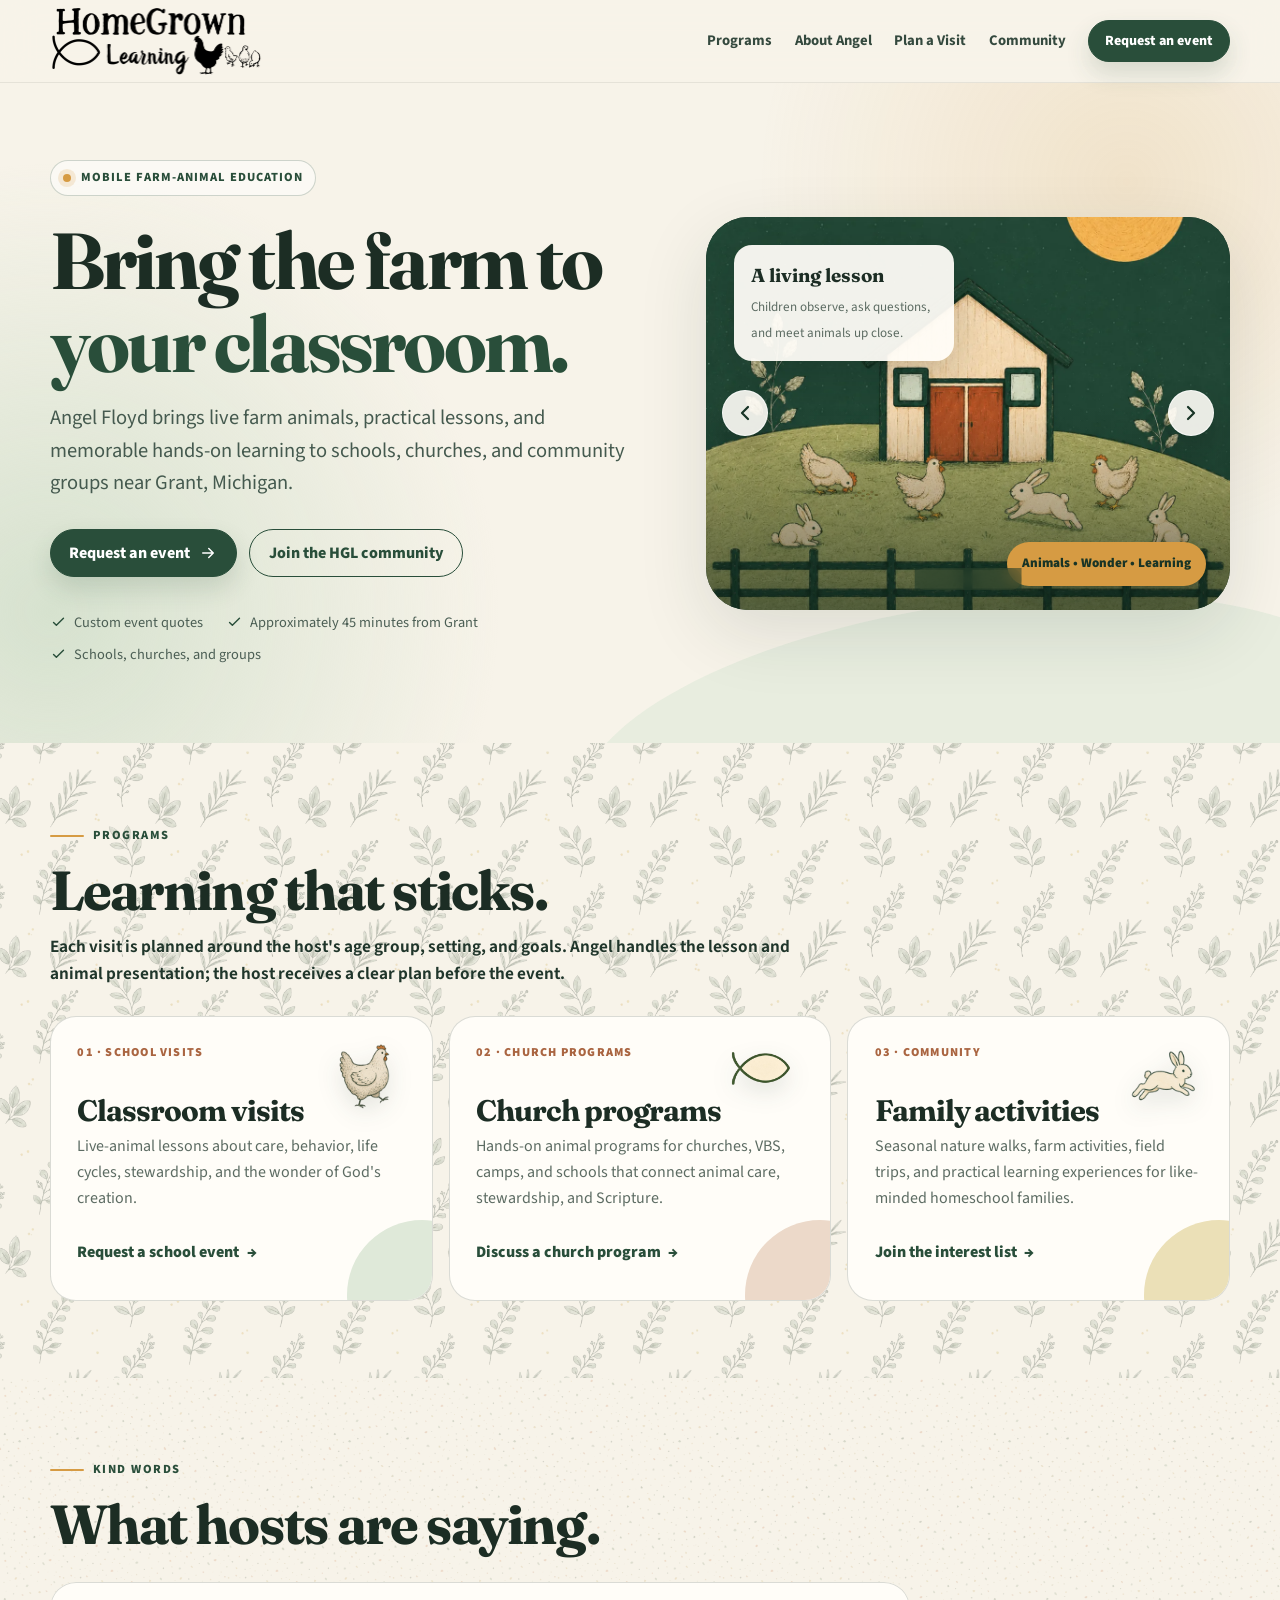
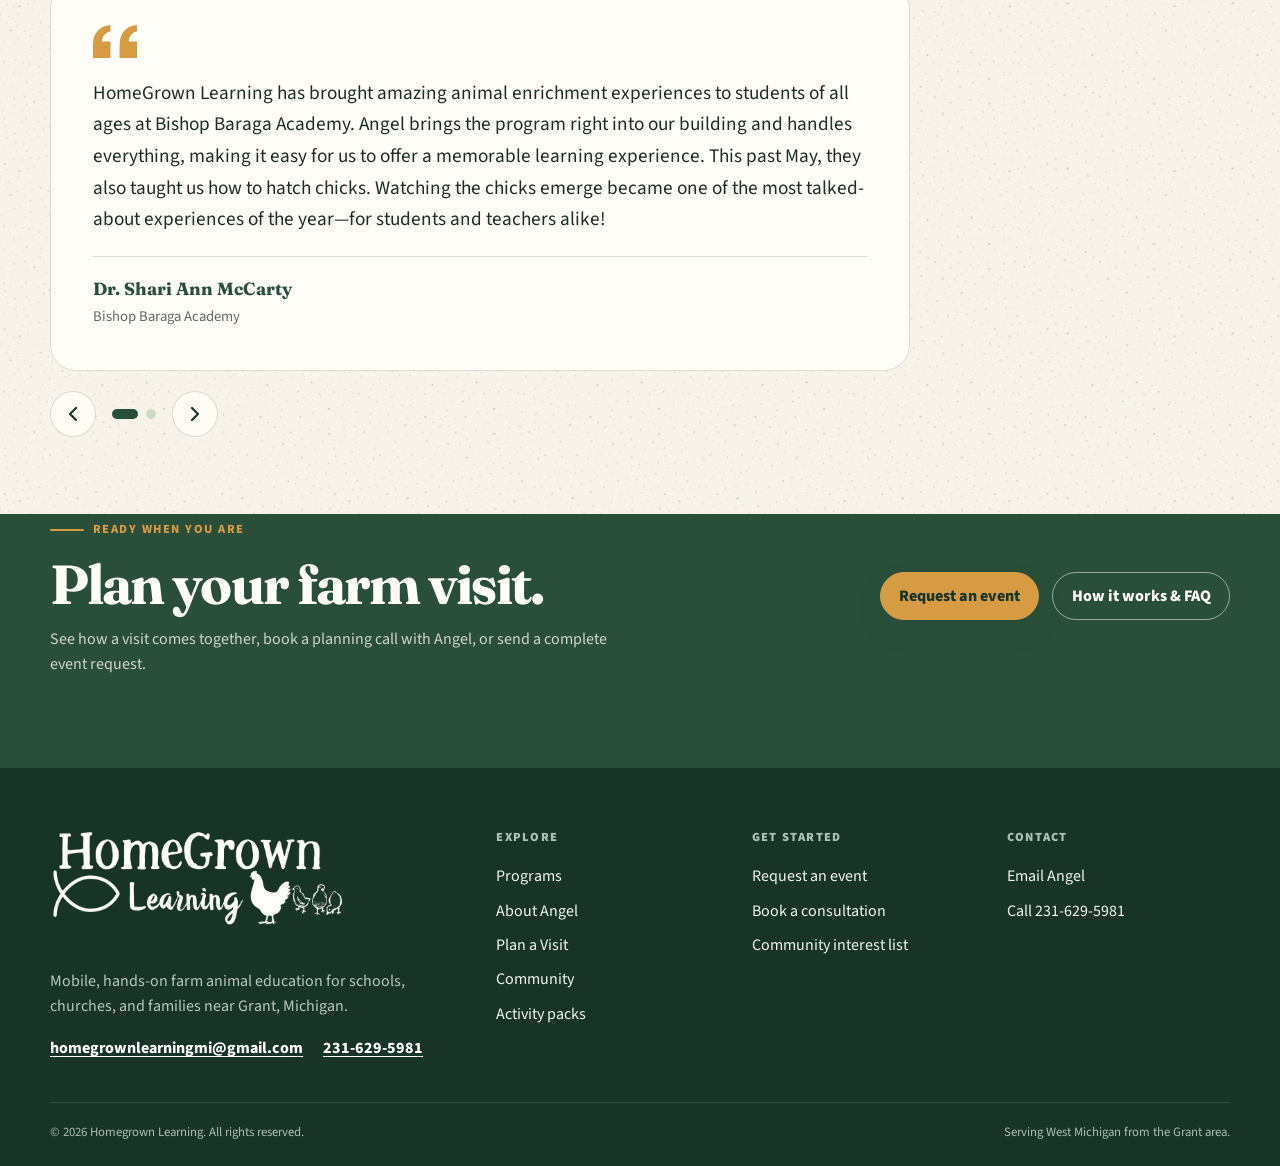
<file: index.html>
<!DOCTYPE html>

<html lang="en">
<head>
<meta charset="utf-8"/>
<meta content="width=device-width, initial-scale=1" name="viewport"/>
<meta content="Angel Floyd brings live farm animals and hands-on lessons to schools, churches, and community groups within about 45 minutes of Grant, Michigan." name="description"/>
<meta content="#294e3a" name="theme-color"/>
<title>Homegrown Learning | Farm Animal Education in West Michigan</title>
<link href="https://homegrownlearningmi.com/" rel="canonical"/>
<meta content="website" property="og:type"/>
<meta content="Homegrown Learning" property="og:site_name"/>
<meta content="Homegrown Learning | Farm Animal Education in West Michigan" property="og:title"/>
<meta content="Angel Floyd brings live farm animals and hands-on lessons to schools, churches, and community groups within about 45 minutes of Grant, Michigan." property="og:description"/>
<meta content="https://homegrownlearningmi.com/" property="og:url"/>
<meta content="https://homegrownlearningmi.com/assets/social-preview.jpg" property="og:image"/>
<meta content="1200" property="og:image:width"/>
<meta content="630" property="og:image:height"/>
<meta content="Two young goats together outdoors" property="og:image:alt"/>
<meta content="summary_large_image" name="twitter:card"/>
<script type="application/ld+json">
{
  "@context": "https://schema.org",
  "@type": "LocalBusiness",
  "name": "Homegrown Learning",
  "url": "https://homegrownlearningmi.com/",
  "description": "Mobile, hands-on farm-animal education for schools, churches, and community groups.",
  "image": "https://homegrownlearningmi.com/assets/social-preview.jpg",
  "logo": "https://homegrownlearningmi.com/assets/logo.png",
  "telephone": "+1-231-629-5981",
  "email": "homegrownlearningmi@gmail.com",
  "founder": {
    "@type": "Person",
    "name": "Angel Floyd"
  },
  "address": {
    "@type": "PostalAddress",
    "addressLocality": "Grant",
    "addressRegion": "MI",
    "addressCountry": "US"
  },
  "areaServed": {
    "@type": "GeoCircle",
    "geoMidpoint": {
      "@type": "GeoCoordinates",
      "latitude": 43.3364,
      "longitude": -85.8109
    },
    "geoRadius": "60000"
  }
}
</script>
<link href="https://fonts.googleapis.com" rel="preconnect"/>
<link crossorigin="" href="https://fonts.gstatic.com" rel="preconnect"/>
<link href="https://fonts.googleapis.com/css2?family=Fraunces:opsz,wght@9..144,600;9..144,700;9..144,800&amp;family=Source+Sans+3:wght@400;500;600;700;800&amp;display=swap" rel="stylesheet"/>
<link href="assets/logo.png" rel="icon" type="image/png"/>
<link href="assets/site.css" rel="stylesheet"/>
</head>
<body>
<a class="skip-link" href="#main">Skip to main content</a>
<header class="site-header">
<div class="container nav-wrap">
<a aria-label="Homegrown Learning home" class="brand header-brand" href="index.html">
<span class="brand-copy">
<img alt="Homegrown Learning" class="header-name-image" decoding="async" onerror="this.style.display='none';this.nextElementSibling.style.display='block';" src="assets/headername.png"/>
<span class="brand-name brand-name-fallback">Homegrown Learning</span>
</span>
</a>
<button aria-expanded="false" aria-label="Open navigation" class="menu-button" type="button">
<span></span><span></span><span></span>
</button>
<nav aria-label="Primary navigation" class="nav-links">
<a href="index.html#programs">Programs</a>
<a href="about.html">About Angel</a>
<a href="plan-a-visit.html">Plan a Visit</a>
<a href="community.html">Community</a>
<a class="button small" href="request-event.html">Request an event</a>
</nav>
</div>
</header>
<main id="main">
<section class="hero" id="top">
<div class="container hero-grid">
<div class="hero-copy">
<div class="eyebrow"><span class="dot"></span> Mobile farm-animal education</div>
<h1>Bring the farm to <span>your classroom.</span></h1>
<p class="hero-lead">Angel Floyd brings live farm animals, practical lessons, and memorable hands-on learning to schools, churches, and community groups near Grant, Michigan.</p>
<div class="hero-actions">
<a class="button" href="request-event.html">Request an event
              <svg aria-hidden="true" fill="none" viewbox="0 0 24 24"><path d="M5 12h14M13 6l6 6-6 6" stroke="currentColor" stroke-linecap="round" stroke-linejoin="round" stroke-width="2"></path></svg>
</a>
<a class="button secondary" href="community.html">Join the HGL community</a>
</div>
<div class="hero-proof">
<span><svg fill="none" viewbox="0 0 24 24"><path d="m5 12 4 4 10-10" stroke="currentColor" stroke-linecap="round" stroke-linejoin="round" stroke-width="2"></path></svg> Custom event quotes</span>
<span><svg fill="none" viewbox="0 0 24 24"><path d="m5 12 4 4 10-10" stroke="currentColor" stroke-linecap="round" stroke-linejoin="round" stroke-width="2"></path></svg> Approximately 45 minutes from Grant</span>
<span><svg fill="none" viewbox="0 0 24 24"><path d="m5 12 4 4 10-10" stroke="currentColor" stroke-linecap="round" stroke-linejoin="round" stroke-width="2"></path></svg> Schools, churches, and groups</span>
</div>
</div>
<div aria-label="Illustration of a mobile farm learning visit" class="hero-art"><div aria-label="Homegrown Learning animals" aria-roledescription="carousel" class="hero-carousel" data-hero-carousel="">
<div class="hero-carousel-viewport">
<div class="hero-carousel-track"><figure aria-hidden="false" class="hero-slide farm-illustration">
<img alt="Illustrated farm scene with chickens and rabbits" decoding="async" src="assets/illustrations/farm1.webp"/>
<figcaption>Homegrown Learning</figcaption>
</figure><figure aria-hidden="true" class="hero-slide baby-goats">
<img alt="Two young goats together outdoors" decoding="async" loading="lazy" src="assets/photos/baby-goats.webp"/>
<figcaption>Baby goats</figcaption>
</figure><figure aria-hidden="true" class="hero-slide piglets">
<img alt="Two piglets exploring grass outdoors" decoding="async" loading="lazy" src="assets/photos/piglets.webp"/>
<figcaption>Piglets</figcaption>
</figure><figure aria-hidden="true" class="hero-slide rabbit">
<img alt="A brown rabbit grazing in the grass" decoding="async" loading="lazy" src="assets/photos/rabbit.webp"/>
<figcaption>Rabbits</figcaption>
</figure><figure aria-hidden="true" class="hero-slide ducklings">
<img alt="Children sitting in a circle on the grass with three ducklings" decoding="async" loading="lazy" src="assets/photos/ducklings.webp"/>
<figcaption>Ducklings</figcaption>
</figure><figure aria-hidden="true" class="hero-slide holding-chicken">
<img alt="A child gently holding a young chicken" decoding="async" loading="lazy" src="assets/photos/holding-chicken.webp"/>
<figcaption>Chickens</figcaption>
</figure></div>
</div>
<button aria-label="Show previous animal photo" class="carousel-arrow carousel-prev" type="button">
<svg aria-hidden="true" fill="none" viewbox="0 0 24 24">
<path d="m15 18-6-6 6-6" stroke="currentColor" stroke-linecap="round" stroke-linejoin="round" stroke-width="2.25"></path>
</svg>
</button>
<button aria-label="Show next animal photo" class="carousel-arrow carousel-next" type="button">
<svg aria-hidden="true" fill="none" viewbox="0 0 24 24">
<path d="m9 6 6 6-6 6" stroke="currentColor" stroke-linecap="round" stroke-linejoin="round" stroke-width="2.25"></path>
</svg>
</button>
<div aria-label="Choose an animal photo" class="carousel-dots" role="group">
<button aria-current="true" aria-label="Show the farm illustration" class="carousel-dot active" type="button"></button>
<button aria-current="false" aria-label="Show baby goats" class="carousel-dot" type="button"></button>
<button aria-current="false" aria-label="Show piglets" class="carousel-dot" type="button"></button>
<button aria-current="false" aria-label="Show rabbit" class="carousel-dot" type="button"></button>
<button aria-current="false" aria-label="Show ducklings" class="carousel-dot" type="button"></button>
<button aria-current="false" aria-label="Show a child holding a chicken" class="carousel-dot" type="button"></button>
</div>
<div class="art-note"><strong>A living lesson</strong><span>Children observe, ask questions, and meet animals up close.</span></div>
<div class="art-tag">Animals • Wonder • Learning</div>
</div></div>
</div>
</section>
<section class="section pattern-leaves" id="programs">
<div class="container">
<div class="section-head">
<div class="section-kicker">Programs</div>
<h2>Learning that sticks.</h2>
<p>Each visit is planned around the host's age group, setting, and goals. Angel handles the lesson and animal presentation; the host receives a clear plan before the event.</p>
</div>
<div class="services-grid">
<article class="service-card">
<img alt="" aria-hidden="true" class="brand-card-art card-art-school" decoding="async" loading="lazy" src="assets/illustrations/chicken%20(2).png"/>
<div class="service-number">01 · SCHOOL VISITS</div>
<h3>Classroom visits</h3>
<p>Live-animal lessons about care, behavior, life cycles, stewardship, and the wonder of God's creation.</p>
<a class="service-link" href="request-event.html?type=school">Request a school event <span aria-hidden="true">→</span></a>
</article>
<article class="service-card">
<img alt="" aria-hidden="true" class="brand-card-art card-art-church" decoding="async" loading="lazy" src="assets/christfish.png"/>
<div class="service-number">02 · CHURCH PROGRAMS</div>
<h3>Church programs</h3>
<p>Hands-on animal programs for churches, VBS, camps, and schools that connect animal care, stewardship, and Scripture.</p>
<a class="service-link" href="request-event.html?type=church">Discuss a church program <span aria-hidden="true">→</span></a>
</article>
<article class="service-card">
<img alt="" aria-hidden="true" class="brand-card-art card-art-family" decoding="async" loading="lazy" src="assets/illustrations/rabbit%20(1).png"/>
<div class="service-number">03 · COMMUNITY</div>
<h3>Family activities</h3>
<p>Seasonal nature walks, farm activities, field trips, and practical learning experiences for like-minded homeschool families.</p>
<a class="service-link" href="community.html">Join the interest list <span aria-hidden="true">→</span></a>
</article>
</div>
</div>
</section>
<section class="section testimonials pattern-speckles" id="testimonials">
<div class="container">
<div class="section-head">
<div class="section-kicker">Kind words</div>
<h2>What hosts are saying.</h2>
</div>
<!--
  TESTIMONIALS CAROUSEL
  To add a quote, copy one <figure class="testimonial quote-slide"> ... </figure> block,
  paste it below the last one, and change the quote, name, and organization.
  Arrows and dots update automatically.
-->
<div aria-label="Testimonials" aria-roledescription="carousel" class="quote-carousel" data-quote-carousel="">
<div class="quote-viewport">
<div class="quote-track">
<figure class="testimonial quote-slide">
<svg aria-hidden="true" class="quote-mark" viewbox="0 0 48 36"><path d="M0 36V22C0 9 7 1 19 0v7c-6 1-9 6-9 11h9v18H0Zm29 0V22C29 9 36 1 48 0v7c-6 1-9 6-9 11h9v18H29Z" fill="currentColor"></path></svg>
<blockquote><p>HomeGrown Learning has brought amazing animal enrichment experiences to students of all ages at Bishop Baraga Academy. Angel brings the program right into our building and handles everything, making it easy for us to offer a memorable learning experience. This past May, they also taught us how to hatch chicks. Watching the chicks emerge became one of the most talked-about experiences of the year—for students and teachers alike!</p></blockquote>
<figcaption><strong>Dr. Shari Ann McCarty</strong><span>Bishop Baraga Academy</span></figcaption>
</figure>
<figure class="testimonial quote-slide">
<svg aria-hidden="true" class="quote-mark" viewbox="0 0 48 36"><path d="M0 36V22C0 9 7 1 19 0v7c-6 1-9 6-9 11h9v18H0Zm29 0V22C29 9 36 1 48 0v7c-6 1-9 6-9 11h9v18H29Z" fill="currentColor"></path></svg>
<blockquote><p>Home Grown Learning brought their amazing farm animals to our church’s annual community‑wide event, and the kids were all smiles! They loved petting the animals, asking questions, and learning all about farm life. It quickly became one of the day’s biggest hits — and we’re already looking forward to having them back again next year.</p></blockquote>
<figcaption><strong>Linda Pace-Wright</strong><span>Event Coordinator, Zion Tabernacle House of God, Muskegon · Summer Breeze community event</span></figcaption>
</figure>
</div>
</div>
<div class="quote-controls">
<button aria-label="Show previous testimonial" class="carousel-arrow quote-prev" type="button">
<svg aria-hidden="true" fill="none" viewbox="0 0 24 24"><path d="m15 18-6-6 6-6" stroke="currentColor" stroke-linecap="round" stroke-linejoin="round" stroke-width="2.25"></path></svg>
</button>
<div aria-label="Choose a testimonial" class="quote-dots" role="group"></div>
<button aria-label="Show next testimonial" class="carousel-arrow quote-next" type="button">
<svg aria-hidden="true" fill="none" viewbox="0 0 24 24"><path d="m9 6 6 6-6 6" stroke="currentColor" stroke-linecap="round" stroke-linejoin="round" stroke-width="2.25"></path></svg>
</button>
</div>
</div>
</div>
</section>
<section class="section cta-band">
<div class="container cta-inner">
<div>
<div class="section-kicker">Ready when you are</div>
<h2>Plan your farm visit.</h2>
<p>See how a visit comes together, book a planning call with Angel, or send a complete event request.</p>
</div>
<div class="cta-actions">
<a class="button" href="request-event.html">Request an event</a>
<a class="button secondary" href="plan-a-visit.html">How it works &amp; FAQ</a>
</div>
</div>
</section>
</main>
<footer>
<div class="container">
<div class="footer-grid">
<div class="footer-brand">
<a aria-label="Homegrown Learning home" class="footer-brand-art" href="index.html">
<img alt="Homegrown Learning" class="footer-brand-image" decoding="async" loading="lazy" onerror="this.style.display='none';this.nextElementSibling.style.display='block';" src="assets/headername.png"/>
<span class="brand-name brand-name-fallback">Homegrown Learning</span>
</a>
<p>Mobile, hands-on farm animal education for schools, churches, and families near Grant, Michigan.</p><div class="contact-inline"><a href="mailto:homegrownlearningmi@gmail.com">homegrownlearningmi@gmail.com</a><a href="tel:+12316295981">231-629-5981</a></div>
</div>
<div><div class="footer-title">Explore</div><div class="footer-links"><a href="index.html#programs">Programs</a><a href="about.html">About Angel</a><a href="plan-a-visit.html">Plan a Visit</a><a href="community.html">Community</a><a href="community.html#curriculum">Activity packs</a></div></div>
<div><div class="footer-title">Get started</div><div class="footer-links"><a href="request-event.html">Request an event</a><a href="plan-a-visit.html#book">Book a consultation</a><a href="community.html">Community interest list</a></div></div><div><div class="footer-title">Contact</div><div class="footer-links"><a href="mailto:homegrownlearningmi@gmail.com">Email Angel</a><a href="tel:+12316295981">Call 231-629-5981</a></div></div>
</div>
<div class="footer-bottom"><span>© <span id="year"></span> Homegrown Learning. All rights reserved.</span><span>Serving West Michigan from the Grant area.</span></div>
</div>
</footer>
<div aria-live="polite" class="toast" role="status"><strong>Request sent.</strong><span>Homegrown Learning has received your information.</span></div>
<iframe class="form-submit-frame" id="form-submit-frame" name="form-submit-frame" title="Form submission response"></iframe>
<script src="assets/site.js"></script>
</body>
</html>
</file>
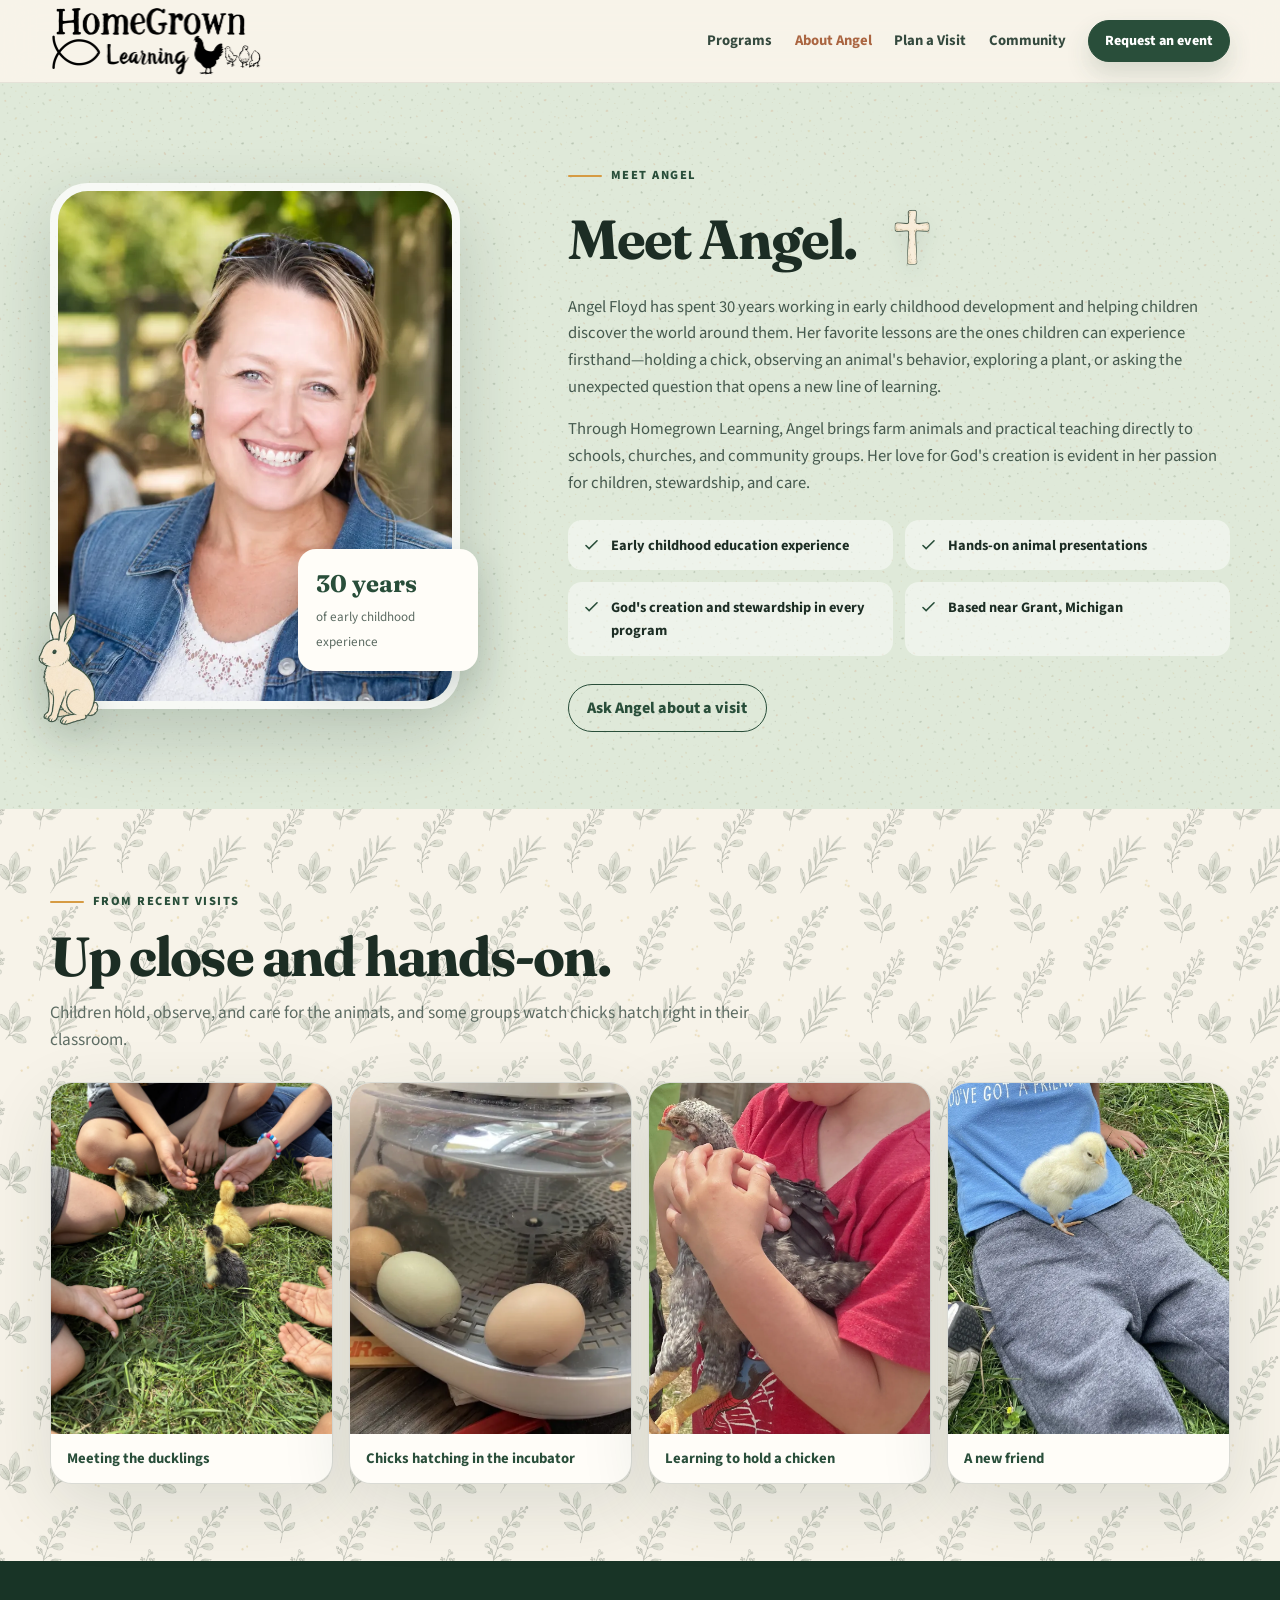
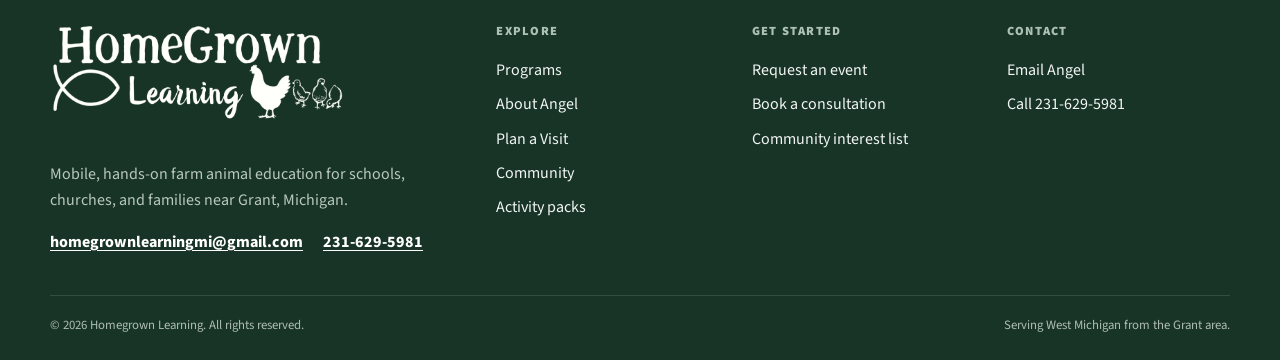
<file: about.html>
<!DOCTYPE html>

<html lang="en">
<head>
<meta charset="utf-8"/>
<meta content="width=device-width, initial-scale=1" name="viewport"/>
<meta content="Meet Angel Floyd: 30 years in early childhood education, now bringing hands-on farm-animal lessons to West Michigan schools, churches, and families." name="description"/>
<meta content="#294e3a" name="theme-color"/>
<title>About Angel | Homegrown Learning</title>
<link href="https://homegrownlearningmi.com/about.html" rel="canonical"/>
<meta content="website" property="og:type"/>
<meta content="Homegrown Learning" property="og:site_name"/>
<meta content="About Angel | Homegrown Learning" property="og:title"/>
<meta content="Meet Angel Floyd: 30 years in early childhood education, now bringing hands-on farm-animal lessons to West Michigan schools, churches, and families." property="og:description"/>
<meta content="https://homegrownlearningmi.com/about.html" property="og:url"/>
<meta content="https://homegrownlearningmi.com/assets/social-preview.jpg" property="og:image"/>
<meta content="1200" property="og:image:width"/>
<meta content="630" property="og:image:height"/>
<meta content="Two young goats together outdoors" property="og:image:alt"/>
<meta content="summary_large_image" name="twitter:card"/>
<link href="https://fonts.googleapis.com" rel="preconnect"/>
<link crossorigin="" href="https://fonts.gstatic.com" rel="preconnect"/>
<link href="https://fonts.googleapis.com/css2?family=Fraunces:opsz,wght@9..144,600;9..144,700;9..144,800&amp;family=Source+Sans+3:wght@400;500;600;700;800&amp;display=swap" rel="stylesheet"/>
<link href="assets/logo.png" rel="icon" type="image/png"/>
<link href="assets/site.css" rel="stylesheet"/>
</head>
<body>
<a class="skip-link" href="#main">Skip to main content</a>
<header class="site-header">
<div class="container nav-wrap">
<a aria-label="Homegrown Learning home" class="brand header-brand" href="index.html">
<span class="brand-copy">
<img alt="Homegrown Learning" class="header-name-image" decoding="async" onerror="this.style.display='none';this.nextElementSibling.style.display='block';" src="assets/headername.png"/>
<span class="brand-name brand-name-fallback">Homegrown Learning</span>
</span>
</a>
<button aria-expanded="false" aria-label="Open navigation" class="menu-button" type="button">
<span></span><span></span><span></span>
</button>
<nav aria-label="Primary navigation" class="nav-links">
<a href="index.html#programs">Programs</a>
<a aria-current="page" href="about.html">About Angel</a>
<a href="plan-a-visit.html">Plan a Visit</a>
<a href="community.html">Community</a>
<a class="button small" href="request-event.html">Request an event</a>
</nav>
</div>
</header>
<main id="main">
<section class="section about pattern-speckles" id="about">
<div class="container about-grid">
<div class="portrait-wrap">
<img alt="Angel Floyd, founder of Homegrown Learning" class="portrait" src="assets/illustrations/prof.webp"/>
<img alt="" aria-hidden="true" class="about-rabbit" decoding="async" loading="lazy" src="assets/illustrations/rabbit%20(3).png"/>
<div class="portrait-badge"><strong>30 years</strong><span>of early childhood experience</span></div>
</div>
<div class="about-copy">
<div class="section-kicker">Meet Angel</div>
<div class="about-title-row">
<h2>Meet Angel.</h2>
<img alt="" aria-hidden="true" class="about-cross" decoding="async" src="assets/illustrations/cross.png"/>
</div>
<p>Angel Floyd has spent 30 years working in early childhood development and helping children discover the world around them. Her favorite lessons are the ones children can experience firsthand—holding a chick, observing an animal's behavior, exploring a plant, or asking the unexpected question that opens a new line of learning.</p>
<p>Through Homegrown Learning, Angel brings farm animals and practical teaching directly to schools, churches, and community groups. Her love for God's creation is evident in her passion for children, stewardship, and care.</p>
<div class="about-facts">
<div class="fact"><svg fill="none" viewbox="0 0 24 24"><path d="m5 12 4 4 10-10" stroke="currentColor" stroke-linecap="round" stroke-width="2"></path></svg><span>Early childhood education experience</span></div>
<div class="fact"><svg fill="none" viewbox="0 0 24 24"><path d="m5 12 4 4 10-10" stroke="currentColor" stroke-linecap="round" stroke-width="2"></path></svg><span>Hands-on animal presentations</span></div>
<div class="fact"><svg fill="none" viewbox="0 0 24 24"><path d="m5 12 4 4 10-10" stroke="currentColor" stroke-linecap="round" stroke-width="2"></path></svg><span>God's creation and stewardship in every program</span></div>
<div class="fact"><svg fill="none" viewbox="0 0 24 24"><path d="m5 12 4 4 10-10" stroke="currentColor" stroke-linecap="round" stroke-width="2"></path></svg><span>Based near Grant, Michigan</span></div>
</div>
<a class="button secondary" href="request-event.html">Ask Angel about a visit</a>
</div>
</div>
</section>
<section class="section pattern-leaves" id="photos">
<div class="container">
<div class="section-head">
<div class="section-kicker">From recent visits</div>
<h2>Up close and hands-on.</h2>
<p>Children hold, observe, and care for the animals, and some groups watch chicks hatch right in their classroom.</p>
</div>
<div class="photo-gallery">
<figure><img alt="Children sitting in a circle on the grass with three ducklings" decoding="async" loading="lazy" src="assets/photos/ducklings.webp"/><figcaption>Meeting the ducklings</figcaption></figure>
<figure><img alt="Chicks hatching inside a clear incubator, with eggs nearby" decoding="async" loading="lazy" src="assets/photos/hatching-chicks.webp"/><figcaption>Chicks hatching in the incubator</figcaption></figure>
<figure><img alt="A child gently holding a young chicken" decoding="async" loading="lazy" src="assets/photos/holding-chicken.webp"/><figcaption>Learning to hold a chicken</figcaption></figure>
<figure><img alt="A fluffy yellow chick standing on a child's lap in the grass" decoding="async" loading="lazy" src="assets/photos/chick-and-child.webp"/><figcaption>A new friend</figcaption></figure>
</div>
</div>
</section>
</main>
<footer>
<div class="container">
<div class="footer-grid">
<div class="footer-brand">
<a aria-label="Homegrown Learning home" class="footer-brand-art" href="index.html">
<img alt="Homegrown Learning" class="footer-brand-image" decoding="async" loading="lazy" onerror="this.style.display='none';this.nextElementSibling.style.display='block';" src="assets/headername.png"/>
<span class="brand-name brand-name-fallback">Homegrown Learning</span>
</a>
<p>Mobile, hands-on farm animal education for schools, churches, and families near Grant, Michigan.</p><div class="contact-inline"><a href="mailto:homegrownlearningmi@gmail.com">homegrownlearningmi@gmail.com</a><a href="tel:+12316295981">231-629-5981</a></div>
</div>
<div><div class="footer-title">Explore</div><div class="footer-links"><a href="index.html#programs">Programs</a><a href="about.html">About Angel</a><a href="plan-a-visit.html">Plan a Visit</a><a href="community.html">Community</a><a href="community.html#curriculum">Activity packs</a></div></div>
<div><div class="footer-title">Get started</div><div class="footer-links"><a href="request-event.html">Request an event</a><a href="plan-a-visit.html#book">Book a consultation</a><a href="community.html">Community interest list</a></div></div><div><div class="footer-title">Contact</div><div class="footer-links"><a href="mailto:homegrownlearningmi@gmail.com">Email Angel</a><a href="tel:+12316295981">Call 231-629-5981</a></div></div>
</div>
<div class="footer-bottom"><span>© <span id="year"></span> Homegrown Learning. All rights reserved.</span><span>Serving West Michigan from the Grant area.</span></div>
</div>
</footer>
<div aria-live="polite" class="toast" role="status"><strong>Request sent.</strong><span>Homegrown Learning has received your information.</span></div>
<iframe class="form-submit-frame" id="form-submit-frame" name="form-submit-frame" title="Form submission response"></iframe>
<script src="assets/site.js"></script>
</body>
</html>
</file>
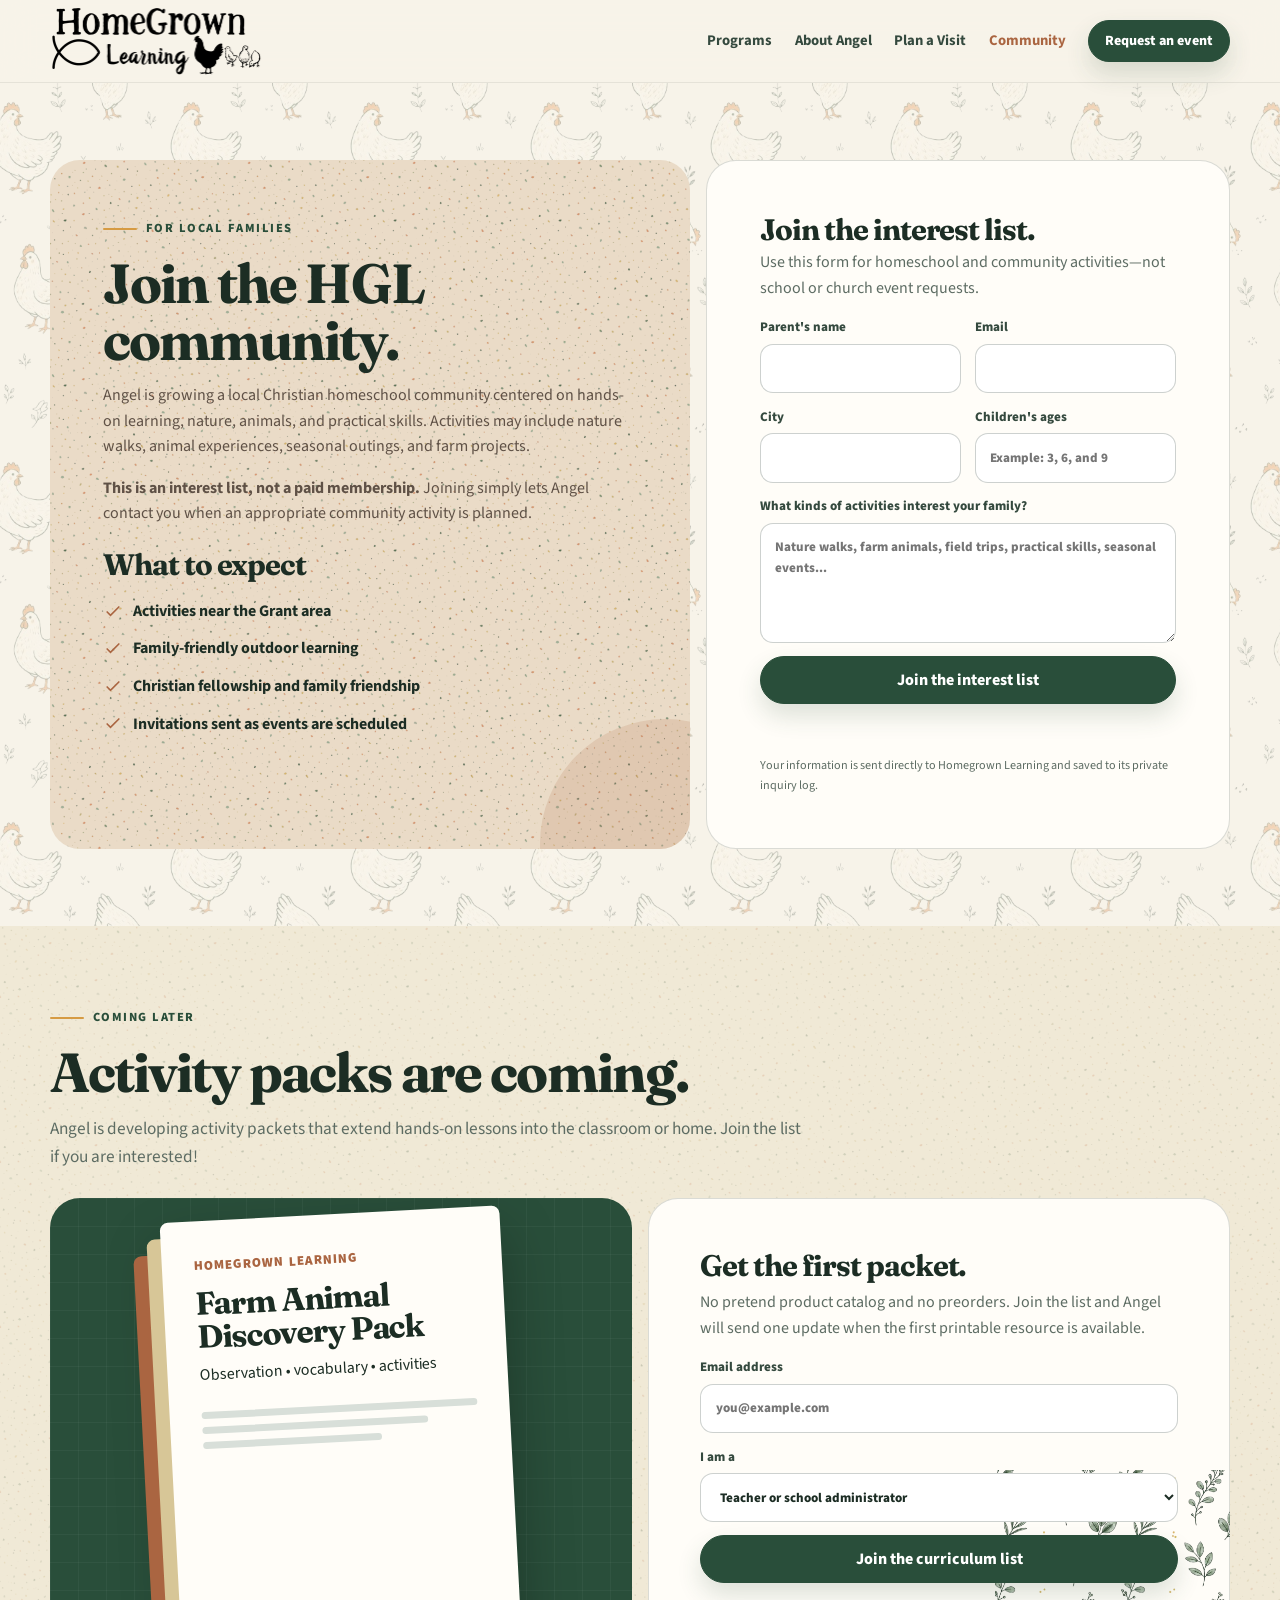
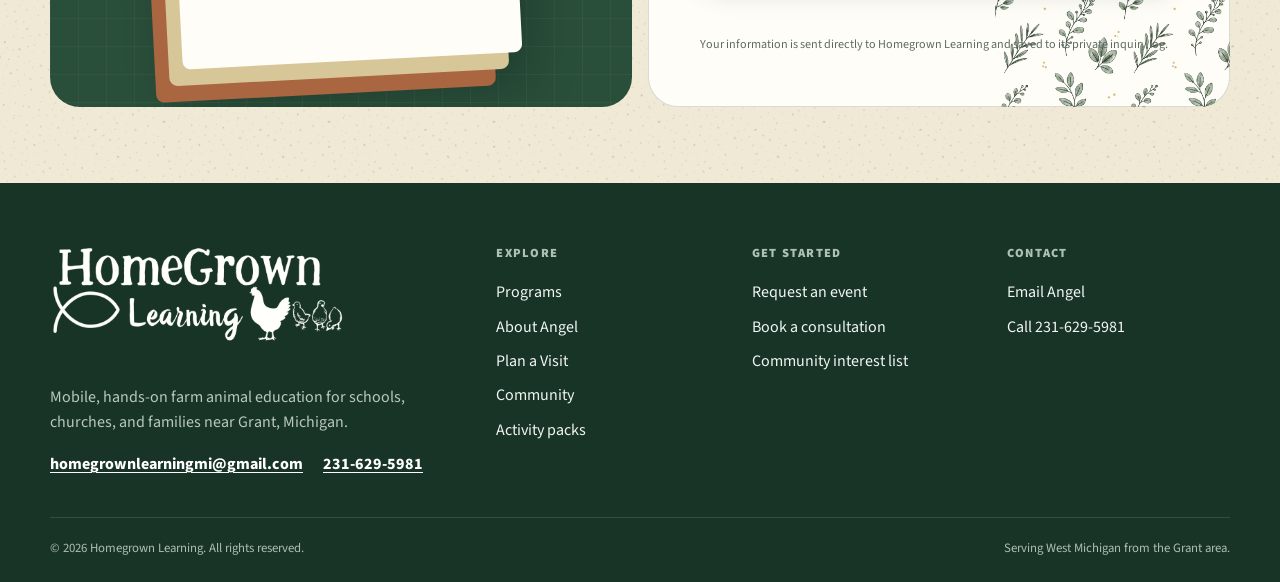
<file: community.html>
<!DOCTYPE html>

<html lang="en">
<head>
<meta charset="utf-8"/>
<meta content="width=device-width, initial-scale=1" name="viewport"/>
<meta content="Join the Homegrown Learning interest list for Christian homeschool nature walks, farm activities, and field trips near Grant, Michigan, plus upcoming activity packs." name="description"/>
<meta content="#294e3a" name="theme-color"/>
<title>Community & Activity Packs | Homegrown Learning</title>
<link href="https://homegrownlearningmi.com/community.html" rel="canonical"/>
<meta content="website" property="og:type"/>
<meta content="Homegrown Learning" property="og:site_name"/>
<meta content="Community & Activity Packs | Homegrown Learning" property="og:title"/>
<meta content="Join the Homegrown Learning interest list for Christian homeschool nature walks, farm activities, and field trips near Grant, Michigan, plus upcoming activity packs." property="og:description"/>
<meta content="https://homegrownlearningmi.com/community.html" property="og:url"/>
<meta content="https://homegrownlearningmi.com/assets/social-preview.jpg" property="og:image"/>
<meta content="1200" property="og:image:width"/>
<meta content="630" property="og:image:height"/>
<meta content="Two young goats together outdoors" property="og:image:alt"/>
<meta content="summary_large_image" name="twitter:card"/>
<link href="https://fonts.googleapis.com" rel="preconnect"/>
<link crossorigin="" href="https://fonts.gstatic.com" rel="preconnect"/>
<link href="https://fonts.googleapis.com/css2?family=Fraunces:opsz,wght@9..144,600;9..144,700;9..144,800&amp;family=Source+Sans+3:wght@400;500;600;700;800&amp;display=swap" rel="stylesheet"/>
<link href="assets/logo.png" rel="icon" type="image/png"/>
<link href="assets/site.css" rel="stylesheet"/>
</head>
<body>
<a class="skip-link" href="#main">Skip to main content</a>
<header class="site-header">
<div class="container nav-wrap">
<a aria-label="Homegrown Learning home" class="brand header-brand" href="index.html">
<span class="brand-copy">
<img alt="Homegrown Learning" class="header-name-image" decoding="async" onerror="this.style.display='none';this.nextElementSibling.style.display='block';" src="assets/headername.png"/>
<span class="brand-name brand-name-fallback">Homegrown Learning</span>
</span>
</a>
<button aria-expanded="false" aria-label="Open navigation" class="menu-button" type="button">
<span></span><span></span><span></span>
</button>
<nav aria-label="Primary navigation" class="nav-links">
<a href="index.html#programs">Programs</a>
<a href="about.html">About Angel</a>
<a href="plan-a-visit.html">Plan a Visit</a>
<a aria-current="page" href="community.html">Community</a>
<a class="button small" href="request-event.html">Request an event</a>
</nav>
</div>
</header>
<main id="main">
<section class="section pattern-wood" id="community">
<div class="container community-grid">
<div class="community-main">
<div class="section-kicker">For local families</div>
<h2>Join the HGL community.</h2>
<p>Angel is growing a local Christian homeschool community centered on hands-on learning, nature, animals, and practical skills. Activities may include nature walks, animal experiences, seasonal outings, and farm projects.</p>
<p><strong>This is an interest list, not a paid membership.</strong> Joining simply lets Angel contact you when an appropriate community activity is planned.</p>
<h3 style="margin-top:1.35rem;">What to expect</h3>
<div class="community-list">
<div><svg fill="none" viewbox="0 0 24 24"><path d="m5 12 4 4 10-10" stroke="currentColor" stroke-linecap="round" stroke-width="2"></path></svg> Activities near the Grant area</div>
<div><svg fill="none" viewbox="0 0 24 24"><path d="m5 12 4 4 10-10" stroke="currentColor" stroke-linecap="round" stroke-width="2"></path></svg> Family-friendly outdoor learning</div>
<div><svg fill="none" viewbox="0 0 24 24"><path d="m5 12 4 4 10-10" stroke="currentColor" stroke-linecap="round" stroke-width="2"></path></svg> Christian fellowship and family friendship</div>
<div><svg fill="none" viewbox="0 0 24 24"><path d="m5 12 4 4 10-10" stroke="currentColor" stroke-linecap="round" stroke-width="2"></path></svg> Invitations sent as events are scheduled</div>
</div>
</div>
<aside class="community-side">
<h3>Join the interest list.</h3>
<p>Use this form for homeschool and community activities—not school or church event requests.</p>
<form class="form-stack website-form" data-form-type="community-interest" name="community-interest" novalidate="">
<input name="form_type" type="hidden" value="community-interest"/>
<input name="submission_id" type="hidden" value=""/>
<input name="form_started" type="hidden" value=""/>
<input name="page_url" type="hidden" value=""/>
<label aria-hidden="true" class="hp-field">Leave this field empty<input autocomplete="off" name="website" tabindex="-1" type="text"/></label>
<div class="field-row">
<label>Parent's name<input autocomplete="name" name="name" required="" type="text"/></label>
<label>Email<input autocomplete="email" name="email" required="" type="email"/></label>
</div>
<div class="field-row">
<label>City<input name="city" required="" type="text"/></label>
<label>Children's ages<input name="children-ages" placeholder="Example: 3, 6, and 9" type="text"/></label>
</div>
<label>What kinds of activities interest your family?<textarea name="interests" placeholder="Nature walks, farm animals, field trips, practical skills, seasonal events..."></textarea></label>
<button class="button" type="submit">Join the interest list</button>
<p aria-live="polite" class="form-status"></p>
<p class="fine-print">Your information is sent directly to Homegrown Learning and saved to its private inquiry log.</p>
</form>
</aside>
</div>
</section>
<section class="section curriculum pattern-speckles" id="curriculum">
<div class="container">
<div class="section-head">
<div class="section-kicker">Coming later</div>
<h2>Activity packs are coming.</h2>
<p>Angel is developing activity packets that extend hands-on lessons into the classroom or home. Join the list if you are interested!</p>
</div>
<div class="curriculum-grid">
<div aria-label="Preview illustration of a printable activity packet" class="product-preview">
<div class="packet-stack"><small>Homegrown Learning</small><h3>Farm Animal Discovery Pack</h3><p>Observation • vocabulary • activities</p><div class="packet-lines"><span></span><span></span><span></span></div></div>
</div>
<div class="waitlist-card">
<h3>Get the first packet.</h3>
<p>No pretend product catalog and no preorders. Join the list and Angel will send one update when the first printable resource is available.</p>
<form class="form-stack website-form" data-form-type="curriculum-waitlist" name="curriculum-waitlist" novalidate="">
<input name="form_type" type="hidden" value="curriculum-waitlist"/>
<input name="submission_id" type="hidden" value=""/>
<input name="form_started" type="hidden" value=""/>
<input name="page_url" type="hidden" value=""/>
<label aria-hidden="true" class="hp-field">Leave this field empty<input autocomplete="off" name="website" tabindex="-1" type="text"/></label>
<label>Email address<input autocomplete="email" name="email" placeholder="you@example.com" required="" type="email"/></label>
<label>I am a<select name="audience"><option>Teacher or school administrator</option><option>Church or ministry leader</option><option>Homeschool parent</option><option>Other</option></select></label>
<button class="button" type="submit">Join the curriculum list</button>
<p aria-live="polite" class="form-status"></p>
<p class="fine-print">Your information is sent directly to Homegrown Learning and saved to its private inquiry log.</p>
</form>
</div>
</div>
</div>
</section>
</main>
<footer>
<div class="container">
<div class="footer-grid">
<div class="footer-brand">
<a aria-label="Homegrown Learning home" class="footer-brand-art" href="index.html">
<img alt="Homegrown Learning" class="footer-brand-image" decoding="async" loading="lazy" onerror="this.style.display='none';this.nextElementSibling.style.display='block';" src="assets/headername.png"/>
<span class="brand-name brand-name-fallback">Homegrown Learning</span>
</a>
<p>Mobile, hands-on farm animal education for schools, churches, and families near Grant, Michigan.</p><div class="contact-inline"><a href="mailto:homegrownlearningmi@gmail.com">homegrownlearningmi@gmail.com</a><a href="tel:+12316295981">231-629-5981</a></div>
</div>
<div><div class="footer-title">Explore</div><div class="footer-links"><a href="index.html#programs">Programs</a><a href="about.html">About Angel</a><a href="plan-a-visit.html">Plan a Visit</a><a href="community.html">Community</a><a href="community.html#curriculum">Activity packs</a></div></div>
<div><div class="footer-title">Get started</div><div class="footer-links"><a href="request-event.html">Request an event</a><a href="plan-a-visit.html#book">Book a consultation</a><a href="community.html">Community interest list</a></div></div><div><div class="footer-title">Contact</div><div class="footer-links"><a href="mailto:homegrownlearningmi@gmail.com">Email Angel</a><a href="tel:+12316295981">Call 231-629-5981</a></div></div>
</div>
<div class="footer-bottom"><span>© <span id="year"></span> Homegrown Learning. All rights reserved.</span><span>Serving West Michigan from the Grant area.</span></div>
</div>
</footer>
<div aria-live="polite" class="toast" role="status"><strong>Request sent.</strong><span>Homegrown Learning has received your information.</span></div>
<iframe class="form-submit-frame" id="form-submit-frame" name="form-submit-frame" title="Form submission response"></iframe>
<script src="assets/site.js"></script>
</body>
</html>
</file>
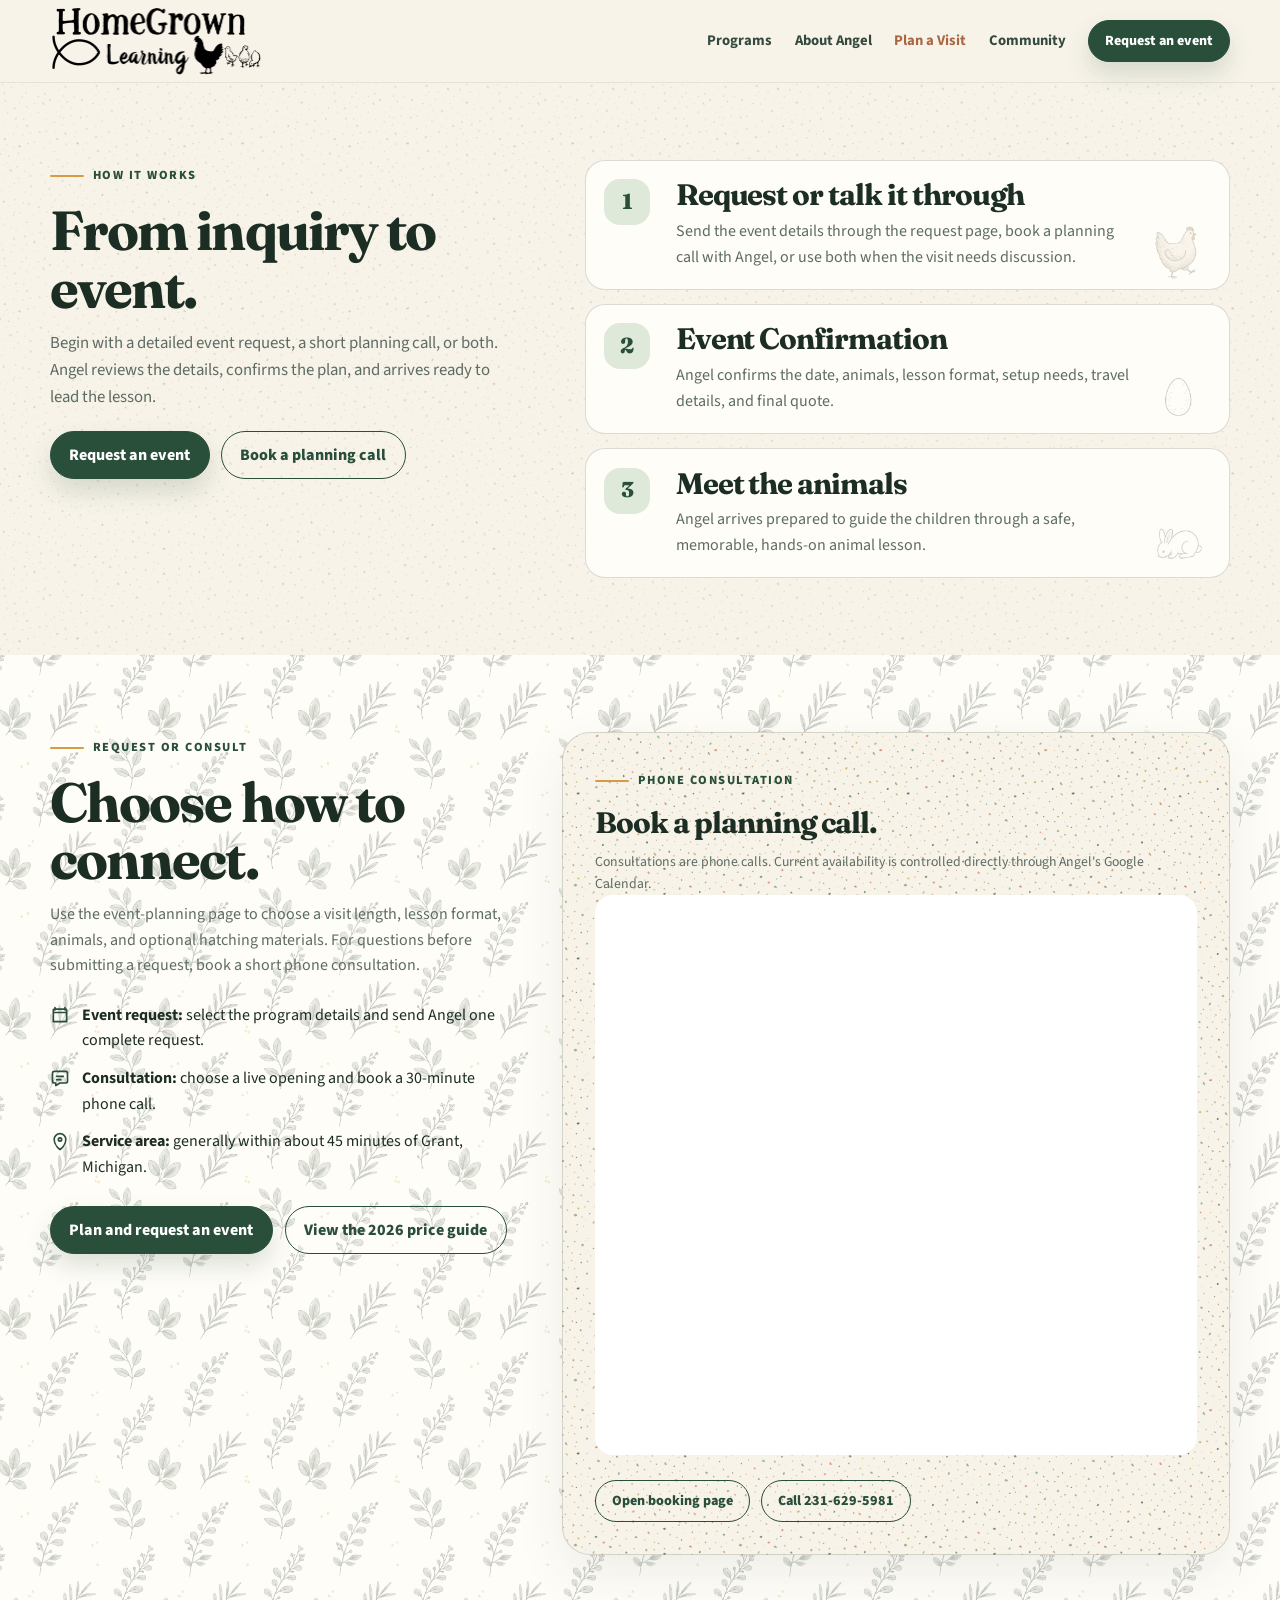
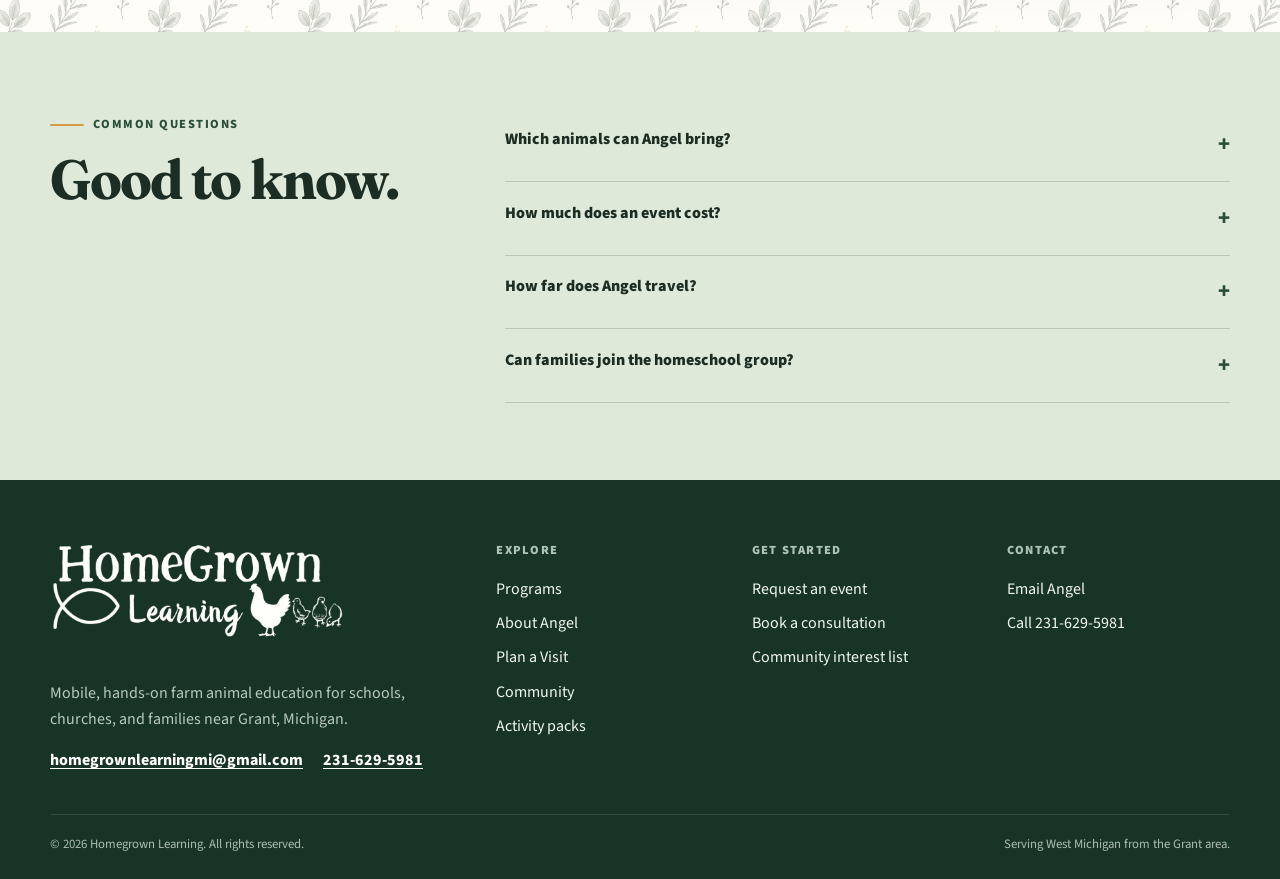
<file: plan-a-visit.html>
<!DOCTYPE html>

<html lang="en">
<head>
<meta charset="utf-8"/>
<meta content="width=device-width, initial-scale=1" name="viewport"/>
<meta content="How a Homegrown Learning farm-animal visit works: request an event, book a planning call with Angel, see pricing, and get answers to common questions." name="description"/>
<meta content="#294e3a" name="theme-color"/>
<title>Plan a Visit | Homegrown Learning</title>
<link href="https://homegrownlearningmi.com/plan-a-visit.html" rel="canonical"/>
<meta content="website" property="og:type"/>
<meta content="Homegrown Learning" property="og:site_name"/>
<meta content="Plan a Visit | Homegrown Learning" property="og:title"/>
<meta content="How a Homegrown Learning farm-animal visit works: request an event, book a planning call with Angel, see pricing, and get answers to common questions." property="og:description"/>
<meta content="https://homegrownlearningmi.com/plan-a-visit.html" property="og:url"/>
<meta content="https://homegrownlearningmi.com/assets/social-preview.jpg" property="og:image"/>
<meta content="1200" property="og:image:width"/>
<meta content="630" property="og:image:height"/>
<meta content="Two young goats together outdoors" property="og:image:alt"/>
<meta content="summary_large_image" name="twitter:card"/>
<link href="https://fonts.googleapis.com" rel="preconnect"/>
<link crossorigin="" href="https://fonts.gstatic.com" rel="preconnect"/>
<link href="https://fonts.googleapis.com/css2?family=Fraunces:opsz,wght@9..144,600;9..144,700;9..144,800&amp;family=Source+Sans+3:wght@400;500;600;700;800&amp;display=swap" rel="stylesheet"/>
<link href="assets/logo.png" rel="icon" type="image/png"/>
<link href="assets/site.css" rel="stylesheet"/>
</head>
<body>
<a class="skip-link" href="#main">Skip to main content</a>
<header class="site-header">
<div class="container nav-wrap">
<a aria-label="Homegrown Learning home" class="brand header-brand" href="index.html">
<span class="brand-copy">
<img alt="Homegrown Learning" class="header-name-image" decoding="async" onerror="this.style.display='none';this.nextElementSibling.style.display='block';" src="assets/headername.png"/>
<span class="brand-name brand-name-fallback">Homegrown Learning</span>
</span>
</a>
<button aria-expanded="false" aria-label="Open navigation" class="menu-button" type="button">
<span></span><span></span><span></span>
</button>
<nav aria-label="Primary navigation" class="nav-links">
<a href="index.html#programs">Programs</a>
<a href="about.html">About Angel</a>
<a aria-current="page" href="plan-a-visit.html">Plan a Visit</a>
<a href="community.html">Community</a>
<a class="button small" href="request-event.html">Request an event</a>
</nav>
</div>
</header>
<main id="main">
<section class="section pattern-speckles" id="how-it-works">
<div class="container process-wrap">
<div class="process-intro">
<div class="section-kicker">How it works</div>
<h2>From inquiry to event.</h2>
<p>Begin with a detailed event request, a short planning call, or both. Angel reviews the details, confirms the plan, and arrives ready to lead the lesson.</p>
<div class="compact-actions">
<a class="button" href="request-event.html">Request an event</a>
<a class="button secondary" href="plan-a-visit.html#book">Book a planning call</a>
</div>
</div>
<div class="steps">
<article class="step">
<img alt="" aria-hidden="true" class="step-art" decoding="async" loading="lazy" src="assets/illustrations/chicken%20(2).png"/>
<div class="step-no">1</div>
<div>
<h3>Request or talk it through</h3>
<p>Send the event details through the request page, book a planning call with Angel, or use both when the visit needs discussion.</p>
</div>
</article>
<article class="step">
<img alt="" aria-hidden="true" class="step-art" decoding="async" loading="lazy" src="assets/illustrations/egg%20(2).png"/>
<div class="step-no">2</div>
<div>
<h3>Event Confirmation</h3>
<p>Angel confirms the date, animals, lesson format, setup needs, travel details, and final quote.</p>
</div>
</article>
<article class="step">
<img alt="" aria-hidden="true" class="step-art" decoding="async" loading="lazy" src="assets/illustrations/rabbit%20(2).png"/>
<div class="step-no">3</div>
<div>
<h3>Meet the animals</h3>
<p>Angel arrives prepared to guide the children through a safe, memorable, hands-on animal lesson.</p>
</div>
</article>
</div>
</div>
</section>
<section class="section booking pattern-leaves" id="book">
<div class="container booking-grid">
<div class="booking-copy">
<div class="section-kicker">Request or consult</div>
<h2>Choose how to connect.</h2>
<p>Use the event-planning page to choose a visit length, lesson format, animals, and optional hatching materials. For questions before submitting a request, book a short phone consultation.</p>
<div class="booking-options">
<div class="booking-option">
<svg fill="none" viewbox="0 0 24 24"><path d="M6 3v3m12-3v3M4 9h16M5 5h14a1 1 0 0 1 1 1v14H4V6a1 1 0 0 1 1-1Z" stroke="currentColor" stroke-linecap="round" stroke-width="2"></path></svg>
<span><strong>Event request:</strong> select the program details and send Angel one complete request.</span>
</div>
<div class="booking-option">
<svg fill="none" viewbox="0 0 24 24"><path d="M8 10h8M8 14h5M5 4h14a2 2 0 0 1 2 2v10a2 2 0 0 1-2 2h-7l-5 3v-3H5a2 2 0 0 1-2-2V6a2 2 0 0 1 2-2Z" stroke="currentColor" stroke-linecap="round" stroke-linejoin="round" stroke-width="2"></path></svg>
<span><strong>Consultation:</strong> choose a live opening and book a 30-minute phone call.</span>
</div>
<div class="booking-option">
<svg fill="none" viewbox="0 0 24 24"><path d="M12 21s7-5 7-12a7 7 0 1 0-14 0c0 7 7 12 7 12Z" stroke="currentColor" stroke-width="2"></path><circle cx="12" cy="9" r="2" stroke="currentColor" stroke-width="2"></circle></svg>
<span><strong>Service area:</strong> generally within about 45 minutes of Grant, Michigan.</span>
</div>
</div>
<div style="display:flex;flex-wrap:wrap;gap:.75rem;margin-top:1.6rem;">
<a class="button" href="request-event.html">Plan and request an event</a>
<a class="button secondary" href="assets/pricing.pdf" rel="noopener" target="_blank">View the 2026 price guide</a>
</div>
</div>
<div class="booking-panel" id="consult-panel">
<div class="section-kicker">Phone consultation</div>
<h3>Book a planning call.</h3>
<p class="calendar-note">Consultations are phone calls. Current availability is controlled directly through Angel's Google Calendar.</p>
<iframe class="calendar-frame" frameborder="0" loading="lazy" src="https://calendar.google.com/calendar/appointments/schedules/AcZssZ05SYaFbz1QNDDc6rfdlrW472JtCUrw27OjcVtrNK-ygu3vcGKChw5RQuW9rkD778b-29aaD_Oy?gv=true" title="Book a phone consultation with Angel Floyd"></iframe>
<div class="calendar-actions">
<a class="button secondary small" href="https://calendar.google.com/calendar/appointments/schedules/AcZssZ05SYaFbz1QNDDc6rfdlrW472JtCUrw27OjcVtrNK-ygu3vcGKChw5RQuW9rkD778b-29aaD_Oy?gv=true" rel="noopener" target="_blank">Open booking page</a>
<a class="button secondary small" href="tel:+12316295981">Call 231-629-5981</a>
</div>
</div>
</div>
</section>
<section class="section faq">
<div class="container faq-grid">
<div><div class="section-kicker">Common questions</div><h2>Good to know.</h2></div>
<div>
<details><summary>Which animals can Angel bring?</summary><p>The animal lineup depends on availability, season, travel conditions, the venue, and the children's ages. Angel will confirm the plan before the event.</p></details>
<details><summary>How much does an event cost?</summary><p>The event request page shows current starting prices, animal choices, and optional hatching materials. Angel confirms the final quote after reviewing travel, group size, sessions, animal availability, and program needs. <a href="request-event.html">Plan an event</a> or <a href="assets/pricing.pdf" rel="noopener" target="_blank">view the 2026 price guide</a>.</p></details>
<details><summary>How far does Angel travel?</summary><p>The normal service area is approximately 45 minutes from Grant, Michigan. Requests outside that area can still be discussed, but travel may affect availability and pricing.</p></details>
<details><summary>Can families join the homeschool group?</summary><p>Families can join the interest list for community activities. Angel can then send invitations as suitable nature, farm, or practical-learning events are planned.</p></details>
</div>
</div>
</section>
</main>
<footer>
<div class="container">
<div class="footer-grid">
<div class="footer-brand">
<a aria-label="Homegrown Learning home" class="footer-brand-art" href="index.html">
<img alt="Homegrown Learning" class="footer-brand-image" decoding="async" loading="lazy" onerror="this.style.display='none';this.nextElementSibling.style.display='block';" src="assets/headername.png"/>
<span class="brand-name brand-name-fallback">Homegrown Learning</span>
</a>
<p>Mobile, hands-on farm animal education for schools, churches, and families near Grant, Michigan.</p><div class="contact-inline"><a href="mailto:homegrownlearningmi@gmail.com">homegrownlearningmi@gmail.com</a><a href="tel:+12316295981">231-629-5981</a></div>
</div>
<div><div class="footer-title">Explore</div><div class="footer-links"><a href="index.html#programs">Programs</a><a href="about.html">About Angel</a><a href="plan-a-visit.html">Plan a Visit</a><a href="community.html">Community</a><a href="community.html#curriculum">Activity packs</a></div></div>
<div><div class="footer-title">Get started</div><div class="footer-links"><a href="request-event.html">Request an event</a><a href="plan-a-visit.html#book">Book a consultation</a><a href="community.html">Community interest list</a></div></div><div><div class="footer-title">Contact</div><div class="footer-links"><a href="mailto:homegrownlearningmi@gmail.com">Email Angel</a><a href="tel:+12316295981">Call 231-629-5981</a></div></div>
</div>
<div class="footer-bottom"><span>© <span id="year"></span> Homegrown Learning. All rights reserved.</span><span>Serving West Michigan from the Grant area.</span></div>
</div>
</footer>
<div aria-live="polite" class="toast" role="status"><strong>Request sent.</strong><span>Homegrown Learning has received your information.</span></div>
<iframe class="form-submit-frame" id="form-submit-frame" name="form-submit-frame" title="Form submission response"></iframe>
<script src="assets/site.js"></script>
</body>
</html>
</file>
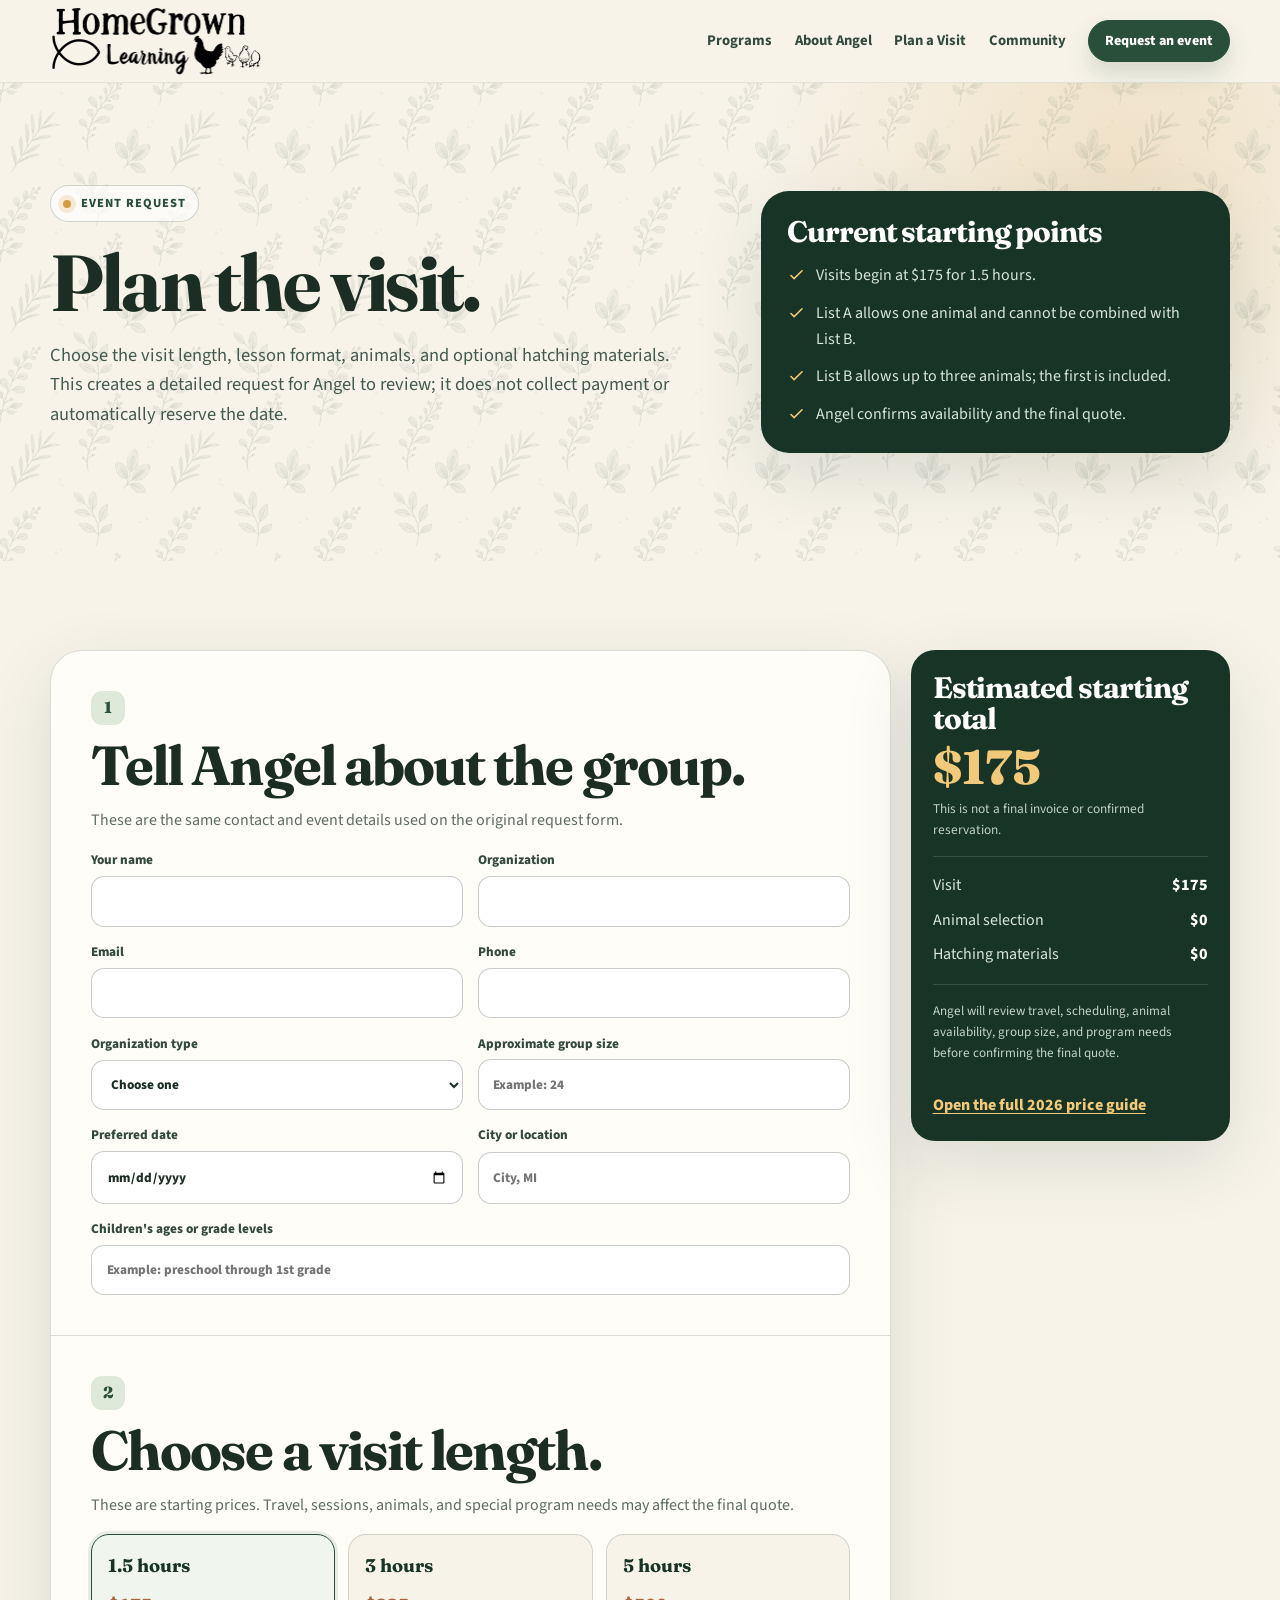
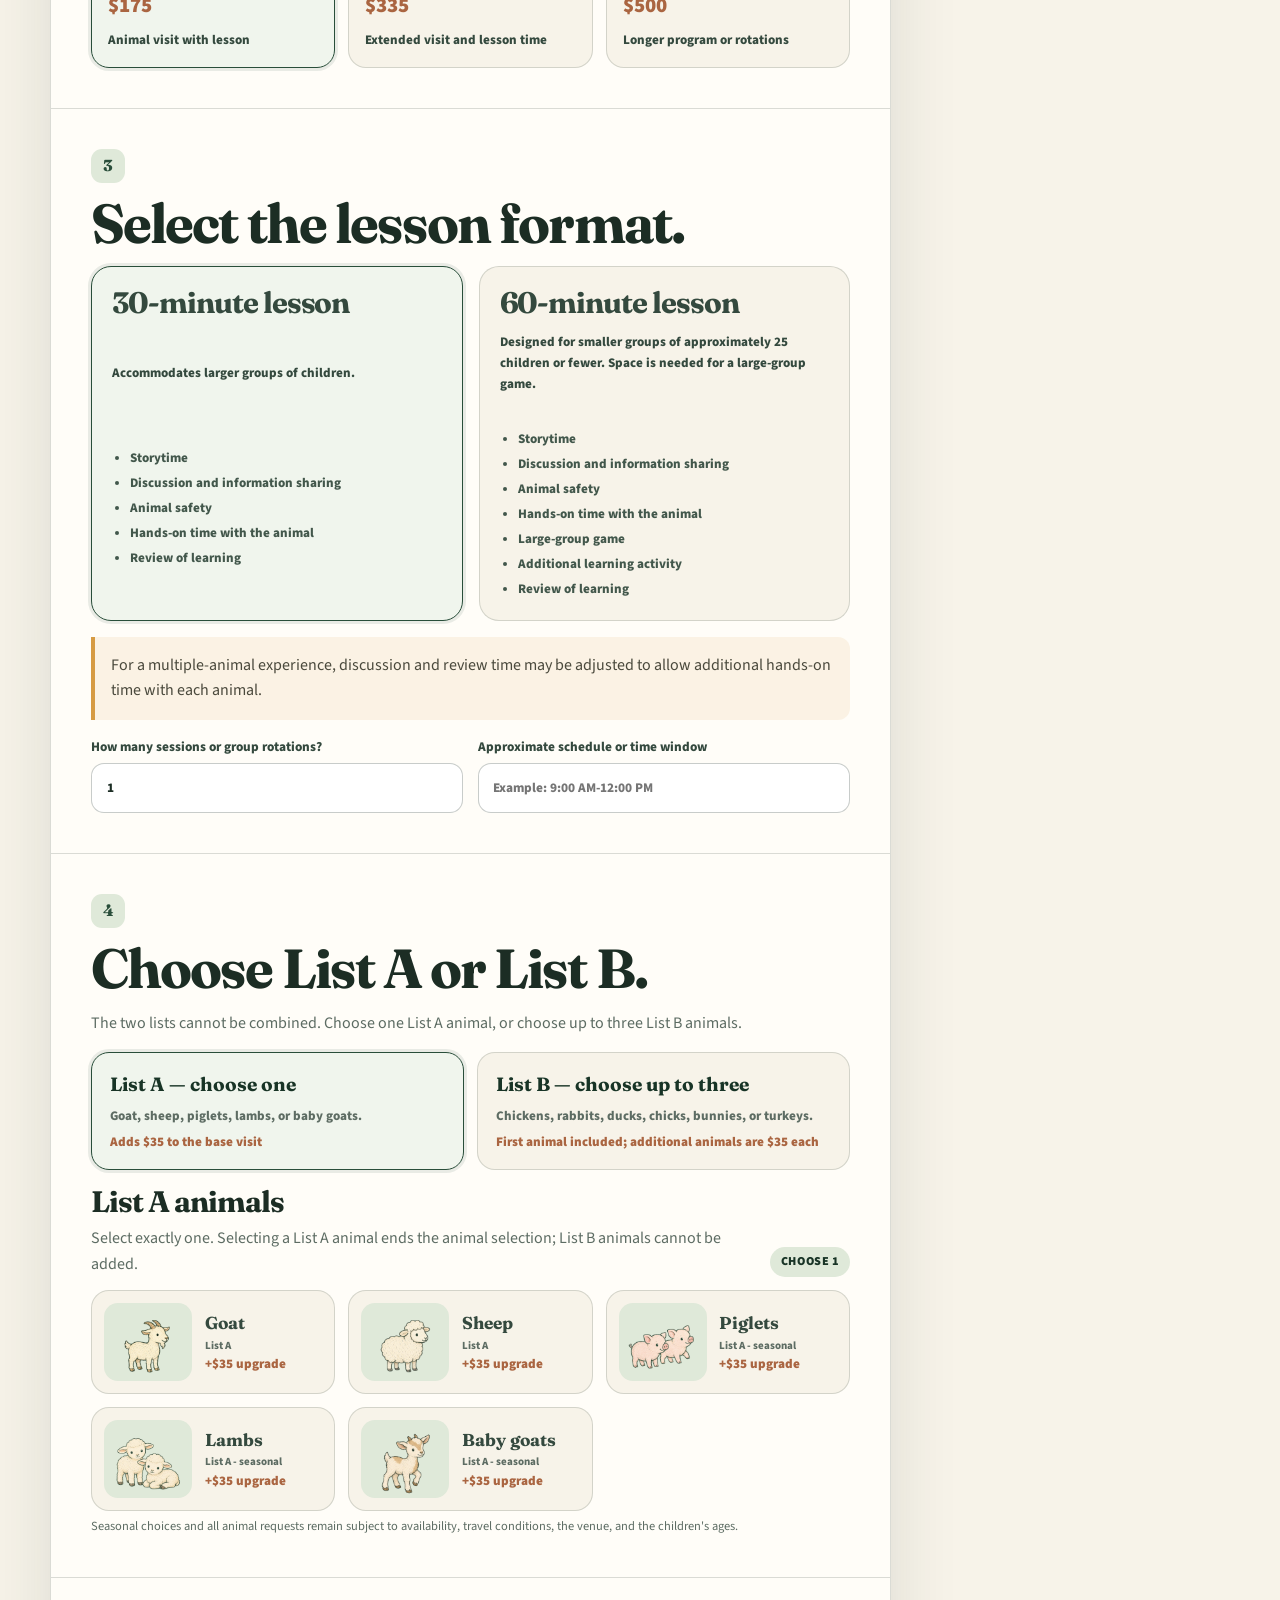
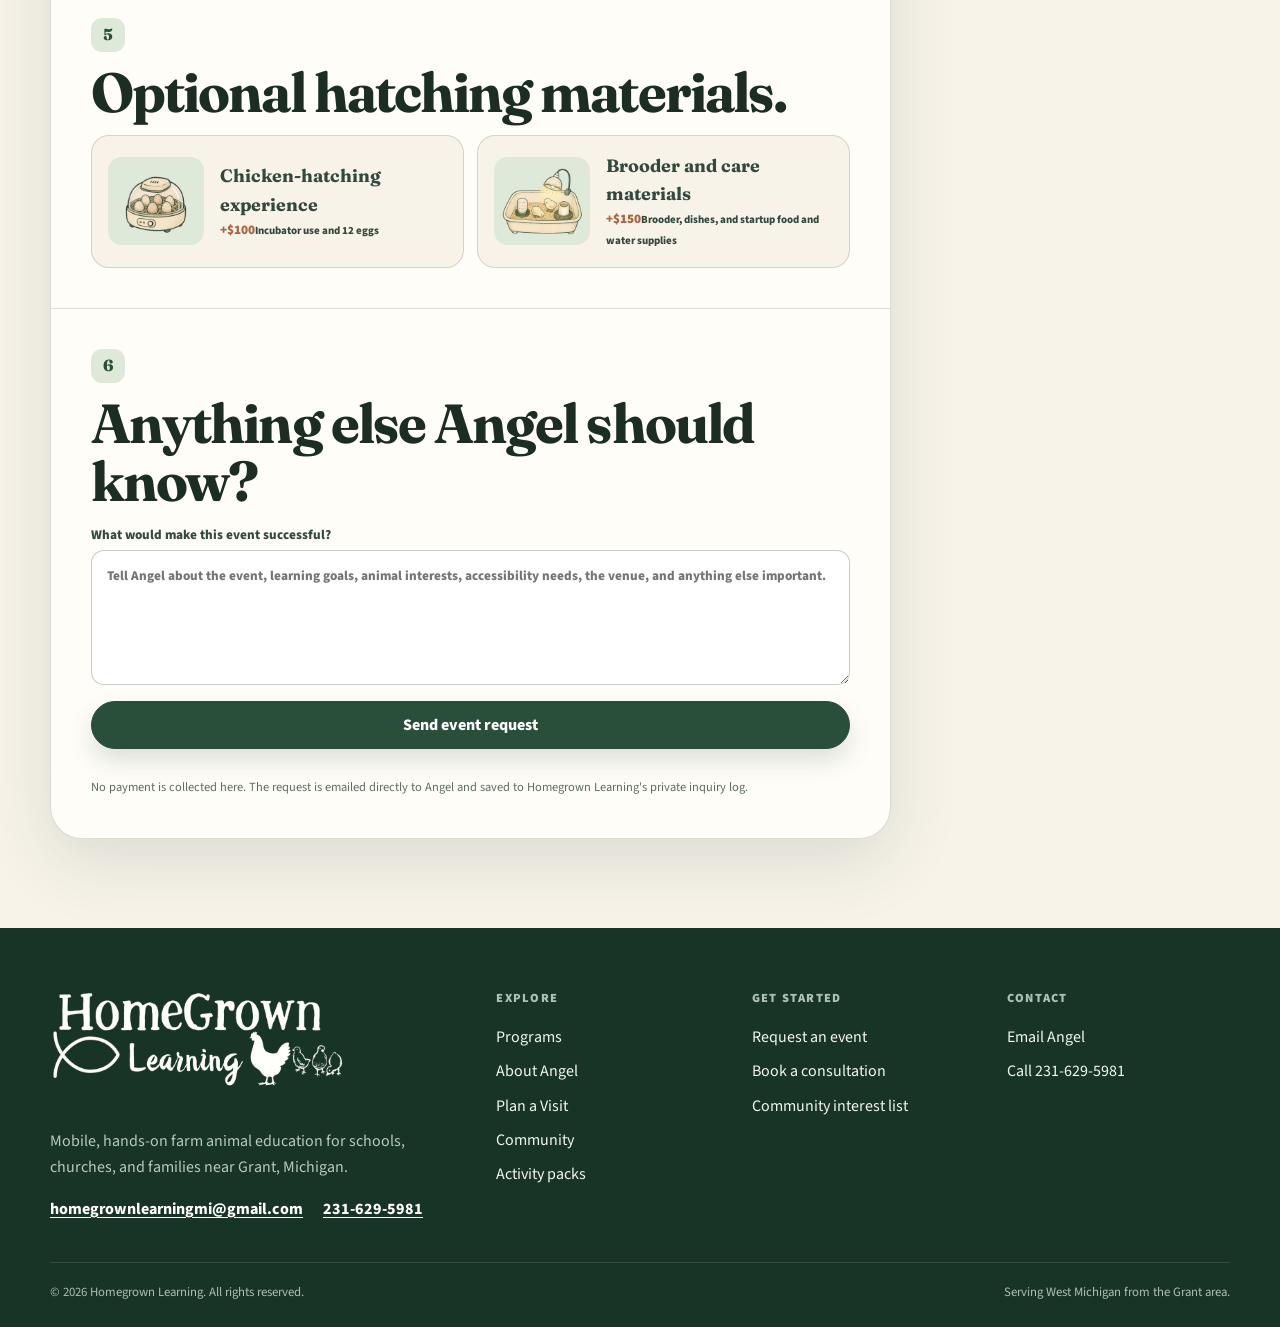
<file: request-event.html>
<!doctype html>
<html lang="en">
<head>
  <meta charset="utf-8">
  <meta name="viewport" content="width=device-width, initial-scale=1">
  <meta name="description" content="Plan and request a Homegrown Learning farm-animal visit: choose a visit length, lesson format, animals, and hatching materials, and see an estimated price.">
  <meta name="theme-color" content="#294e3a">
  <title>Request an Event | Homegrown Learning</title>
<link href="https://homegrownlearningmi.com/request-event.html" rel="canonical"/>
<meta content="website" property="og:type"/>
<meta content="Homegrown Learning" property="og:site_name"/>
<meta content="Request an Event | Homegrown Learning" property="og:title"/>
<meta content="Plan and request a Homegrown Learning farm-animal visit: choose a visit length, lesson format, animals, and hatching materials, and see an estimated price." property="og:description"/>
<meta content="https://homegrownlearningmi.com/request-event.html" property="og:url"/>
<meta content="https://homegrownlearningmi.com/assets/social-preview.jpg" property="og:image"/>
<meta content="1200" property="og:image:width"/>
<meta content="630" property="og:image:height"/>
<meta content="Two young goats together outdoors" property="og:image:alt"/>
<meta content="summary_large_image" name="twitter:card"/>
  <link rel="preconnect" href="https://fonts.googleapis.com">
  <link rel="preconnect" href="https://fonts.gstatic.com" crossorigin>
  <link href="https://fonts.googleapis.com/css2?family=Fraunces:opsz,wght@9..144,600;9..144,700;9..144,800&family=Source+Sans+3:wght@400;500;600;700;800&display=swap" rel="stylesheet">
  <link rel="icon" type="image/png" href="assets/logo.png">
  <link rel="stylesheet" href="assets/site.css">
  <style>
    /* Pattern paths repeated here: url() in a shared variable resolves against the page that uses it. */
    :root{--pattern-leaves:url("assets/patterns/leaves-tile.png")}
    .request-hero{position:relative;overflow:hidden;padding:clamp(4rem,8vw,7rem) 0;background:radial-gradient(circle at 88% 15%,rgba(214,155,67,.2),transparent 23rem),var(--cream)}
    .request-hero::before{content:"";position:absolute;inset:0;background-image:var(--pattern-leaves);background-repeat:repeat;background-size:320px 320px;opacity:.14;pointer-events:none}
    .request-hero-grid{position:relative;display:grid;grid-template-columns:1.15fr .85fr;gap:clamp(2rem,6vw,5rem);align-items:center}
    .eyebrow{display:inline-flex;align-items:center;gap:.65rem;padding:.45rem .75rem;border:1px solid rgba(41,78,58,.22);border-radius:999px;color:var(--forest);background:rgba(255,255,255,.66);font-weight:800;font-size:.78rem;letter-spacing:.08em;text-transform:uppercase;margin-bottom:1.2rem}
    .dot{width:8px;height:8px;border-radius:50%;background:var(--gold);box-shadow:0 0 0 5px rgba(214,155,67,.18)}
    .hero-lead{font-size:1.15rem;color:#455a4f;max-width:700px}
    .hero-summary{padding:1.6rem;border-radius:28px;background:var(--forest-dark);color:white;box-shadow:var(--shadow)}
    .hero-summary h3{color:white}
    .summary-points{display:grid;gap:.75rem;margin-top:1rem}
    .summary-points div{display:flex;gap:.65rem;align-items:flex-start;color:#d8e4dc}
    .summary-points svg{width:19px;flex:0 0 auto;color:#f2c979;margin-top:.18rem}
    .page-main{padding:clamp(3.5rem,7vw,6rem) 0}
    .layout{display:grid;grid-template-columns:minmax(0,1.45fr) minmax(280px,.55fr);gap:1.25rem;align-items:start}
    .form-card{background:var(--paper);border:1px solid var(--line);border-radius:32px;box-shadow:var(--shadow);overflow:hidden}
    .form-section{padding:clamp(1.5rem,4vw,2.5rem);border-bottom:1px solid var(--line)}
    .form-section:last-child{border-bottom:0}
    .section-number{display:inline-grid;place-items:center;width:34px;height:34px;border-radius:11px;background:var(--sage);color:var(--forest);font-family:"Fraunces",serif;font-weight:800;margin-bottom:.75rem}
    .section-copy{color:var(--muted);max-width:760px}
    .form-stack{display:grid;gap:.9rem}
    .field-row{display:grid;grid-template-columns:1fr 1fr;gap:.9rem}
    label.field{display:grid;gap:.35rem;font-size:.83rem;font-weight:800;color:#34493e}
    input,select,textarea{width:100%;border:1px solid rgba(28,45,36,.24);border-radius:13px;background:white;color:var(--ink);padding:.85rem .92rem;outline:0;transition:.2s}
    input:focus,select:focus,textarea:focus{border-color:var(--forest);box-shadow:0 0 0 4px rgba(41,78,58,.1)}
    textarea{min-height:135px;resize:vertical}
    .choice-grid{display:grid;grid-template-columns:repeat(3,1fr);gap:.8rem}
    .choice-card{position:relative;display:grid;gap:.5rem;padding:1rem;border:1px solid var(--line);border-radius:18px;background:var(--cream);cursor:pointer;transition:.2s}
    .choice-card:hover{transform:translateY(-2px);border-color:rgba(41,78,58,.45)}
    .choice-card input{position:absolute;opacity:0;pointer-events:none}
    .choice-card:has(input:checked){border-color:var(--forest);box-shadow:0 0 0 3px rgba(41,78,58,.1);background:#f0f5ed}
    .choice-card strong{font-family:"Fraunces",serif;font-size:1.15rem;color:var(--forest-dark)}
    .choice-card .price{font-size:1.3rem;font-weight:900;color:var(--rust)}
    .lesson-grid{display:grid;grid-template-columns:1fr 1fr;gap:1rem}
    .lesson-card{position:relative;padding:1.25rem;border:1px solid var(--line);border-radius:20px;background:var(--cream);cursor:pointer}
    .lesson-card input{position:absolute;opacity:0}
    .lesson-card:has(input:checked){border-color:var(--forest);box-shadow:0 0 0 3px rgba(41,78,58,.1);background:#f0f5ed}
    .lesson-card ul{padding-left:1.15rem;margin:.75rem 0 0;color:#42574b}
    .lesson-card li+li{margin-top:.25rem}
    .lesson-note{margin-top:1rem;padding:1rem;border-left:4px solid var(--gold);background:rgba(214,155,67,.11);border-radius:0 12px 12px 0;color:#4a493c}
    .animal-mode-grid{display:grid;grid-template-columns:1fr 1fr;gap:.85rem;margin-bottom:1rem}
    .animal-mode-card{position:relative;display:grid;gap:.35rem;padding:1rem 1.1rem;border:1px solid var(--line);border-radius:18px;background:var(--cream);cursor:pointer;transition:.2s}
    .animal-mode-card input{position:absolute;opacity:0;pointer-events:none}
    .animal-mode-card:has(input:checked){border-color:var(--forest);box-shadow:0 0 0 3px rgba(41,78,58,.1);background:#f0f5ed}
    .animal-mode-card strong{font-family:"Fraunces",serif;font-size:1.2rem;color:var(--forest-dark)}
    .animal-mode-card span{color:var(--muted)}
    .animal-mode-card em{color:var(--rust);font-style:normal;font-weight:900}
    .animal-list-panel{display:none;margin-top:1rem}
    .animal-list-panel.active{display:block}
    .animal-list-heading{display:flex;justify-content:space-between;gap:1rem;align-items:end;margin-bottom:.8rem}
    .animal-list-heading p{margin:0;color:var(--muted)}
    .animal-list-badge{flex:0 0 auto;padding:.35rem .65rem;border-radius:999px;background:var(--sage);color:var(--forest-dark);font-size:.76rem;font-weight:900;letter-spacing:.05em;text-transform:uppercase}
    .animal-grid{display:grid;grid-template-columns:repeat(3,1fr);gap:.8rem}
    .animal-choice{position:relative;display:grid;grid-template-columns:88px 1fr;gap:.8rem;align-items:center;padding:.75rem;border:1px solid var(--line);border-radius:18px;background:var(--cream);cursor:pointer;transition:.2s;overflow:hidden}
    .animal-choice input{position:absolute;opacity:0}
    .animal-choice:has(input:checked){border-color:var(--forest);box-shadow:0 0 0 3px rgba(41,78,58,.1);background:#f0f5ed}
    .animal-art{position:relative;width:88px;height:78px;border-radius:14px;background:var(--sage);display:grid;place-items:center;overflow:hidden}
    .animal-art img{width:100%;height:100%;object-fit:contain;padding:.25rem}
    .animal-placeholder{position:absolute;inset:0;display:grid;place-items:center;text-align:center;padding:.5rem;color:#617267;font-size:.72rem;font-weight:750}
    .animal-art.has-image .animal-placeholder{display:none}
    .animal-choice-copy{display:grid;gap:.12rem}
    .animal-choice-copy strong{font-family:"Fraunces",serif;font-size:1.08rem}
    .animal-choice-copy small{color:var(--muted);line-height:1.25}
    .animal-choice-copy>span{color:var(--rust);font-weight:900}
    .selection-warning{display:none;margin-top:.85rem;color:#8b2e21;font-weight:750}
    .selection-warning.show{display:block}
    .addon-grid{display:grid;grid-template-columns:1fr 1fr;gap:.8rem}
    .addon-card{position:relative;display:grid;grid-template-columns:96px 1fr;gap:1rem;align-items:center;padding:1rem;border:1px solid var(--line);border-radius:18px;background:var(--cream);cursor:pointer}
    .addon-card input{position:absolute;opacity:0}
    .addon-card:has(input:checked){border-color:var(--forest);box-shadow:0 0 0 3px rgba(41,78,58,.1);background:#f0f5ed}
    .addon-art{position:relative;width:96px;height:88px;border-radius:14px;background:var(--sage);display:grid;place-items:center;overflow:hidden}
    .addon-art img{width:100%;height:100%;object-fit:contain;padding:.25rem}
    .addon-art.has-image .animal-placeholder{display:none}
    .addon-copy strong{display:block;font-family:"Fraunces",serif;font-size:1.12rem}
    .addon-copy span{color:var(--rust);font-weight:900}
    .fine-print{color:var(--muted);font-size:.78rem;margin:.4rem 0 0}
    .form-status{min-height:1.35em;color:var(--muted);font-size:.86rem;margin:.2rem 0 0}
    .form-status.success{color:var(--forest);font-weight:700}
    .form-status.error{color:#8b2e21;font-weight:700}
    .hp-field,.summary-field{position:absolute!important;left:-10000px!important;width:1px!important;height:1px!important;overflow:hidden!important}
    .estimate{position:sticky;top:96px;padding:1.35rem;border-radius:24px;background:var(--forest-dark);color:white;box-shadow:var(--shadow)}
    .estimate h3{color:white}
    .estimate-total{font-family:"Fraunces",serif;font-size:3rem;font-weight:800;color:#f2c979;line-height:1;margin:.45rem 0}
    .estimate small{display:block;color:#bfcfc5}
    .estimate-lines{display:grid;gap:.55rem;margin:1rem 0;padding:1rem 0;border-top:1px solid rgba(255,255,255,.14);border-bottom:1px solid rgba(255,255,255,.14)}
    .estimate-line{display:flex;justify-content:space-between;gap:1rem;color:#d9e4dd}
    .estimate-line span:last-child{font-weight:800;color:white}
    .estimate-note{color:#c3d2c8;font-size:.82rem}
    .price-guide-link{display:inline-flex;margin-top:.85rem;color:#f2c979;font-weight:800;text-underline-offset:3px}
    .toast{position:fixed;right:18px;bottom:18px;z-index:2000;width:min(420px,calc(100% - 36px));padding:1rem 1.1rem;border-radius:16px;background:var(--forest-dark);color:white;box-shadow:0 18px 50px rgba(0,0,0,.28);transform:translateY(140%);opacity:0;transition:.3s ease;pointer-events:none}
    .toast.show{transform:translateY(0);opacity:1}
    .toast strong{display:block;margin-bottom:.15rem}
    .form-submit-frame{position:fixed;left:-10000px;top:0;width:1px;height:1px;border:0;opacity:0;pointer-events:none}
    @media(max-width:980px){
      .request-hero-grid,.layout{grid-template-columns:1fr}
      .estimate{position:static}
      .animal-grid{grid-template-columns:repeat(2,1fr)}
    }
    @media(max-width:700px){
      .field-row,.choice-grid,.lesson-grid,.animal-mode-grid,.animal-grid,.addon-grid{grid-template-columns:1fr}
      .animal-choice{grid-template-columns:76px 1fr}
      .animal-art{width:76px;height:70px}
    }
    @media(prefers-reduced-motion:reduce){html{scroll-behavior:auto}*,*::before,*::after{animation:none!important;transition:none!important}}
  </style>
</head>
<body>
<a class="skip-link" href="#main">Skip to main content</a>
<header class="site-header">
<div class="container nav-wrap">
<a aria-label="Homegrown Learning home" class="brand header-brand" href="index.html">
<span class="brand-copy">
<img alt="Homegrown Learning" class="header-name-image" decoding="async" onerror="this.style.display='none';this.nextElementSibling.style.display='block';" src="assets/headername.png"/>
<span class="brand-name brand-name-fallback">Homegrown Learning</span>
</span>
</a>
<button aria-expanded="false" aria-label="Open navigation" class="menu-button" type="button">
<span></span><span></span><span></span>
</button>
<nav aria-label="Primary navigation" class="nav-links">
<a href="index.html#programs">Programs</a>
<a href="about.html">About Angel</a>
<a href="plan-a-visit.html">Plan a Visit</a>
<a href="community.html">Community</a>
<a aria-current="page" class="button small" href="request-event.html">Request an event</a>
</nav>
</div>
</header>

  <main id="main">
    <section class="request-hero">
      <div class="container request-hero-grid">
        <div>
          <div class="eyebrow"><span class="dot"></span> Event request</div>
          <h1>Plan the visit.</h1>
          <p class="hero-lead">Choose the visit length, lesson format, animals, and optional hatching materials. This creates a detailed request for Angel to review; it does not collect payment or automatically reserve the date.</p>
        </div>
        <aside class="hero-summary">
          <h3>Current starting points</h3>
          <div class="summary-points">
            <div><svg viewBox="0 0 24 24" fill="none"><path d="m5 12 4 4 10-10" stroke="currentColor" stroke-width="2" stroke-linecap="round"/></svg><span>Visits begin at $175 for 1.5 hours.</span></div>
            <div><svg viewBox="0 0 24 24" fill="none"><path d="m5 12 4 4 10-10" stroke="currentColor" stroke-width="2" stroke-linecap="round"/></svg><span>List A allows one animal and cannot be combined with List B.</span></div>
            <div><svg viewBox="0 0 24 24" fill="none"><path d="m5 12 4 4 10-10" stroke="currentColor" stroke-width="2" stroke-linecap="round"/></svg><span>List B allows up to three animals; the first is included.</span></div>
            <div><svg viewBox="0 0 24 24" fill="none"><path d="m5 12 4 4 10-10" stroke="currentColor" stroke-width="2" stroke-linecap="round"/></svg><span>Angel confirms availability and the final quote.</span></div>
          </div>
        </aside>
      </div>
    </section>

    <section class="page-main">
      <div class="container layout">
        <form class="form-card website-form" name="event-request" data-form-type="event-request" novalidate>
          <input type="hidden" name="form_type" value="event-request">
          <input type="hidden" name="submission_id" value="">
          <input type="hidden" name="form_started" value="">
          <input type="hidden" name="page_url" value="">
          <textarea class="summary-field" name="message" aria-hidden="true"></textarea>
          <label class="hp-field" aria-hidden="true">Leave this field empty<input type="text" name="website" tabindex="-1" autocomplete="off"></label>

          <section class="form-section">
            <div class="section-number">1</div>
            <h2>Tell Angel about the group.</h2>
            <p class="section-copy">These are the same contact and event details used on the original request form.</p>
            <div class="form-stack">
              <div class="field-row">
                <label class="field">Your name<input type="text" name="name" autocomplete="name" required></label>
                <label class="field">Organization<input type="text" name="organization" required></label>
              </div>
              <div class="field-row">
                <label class="field">Email<input type="email" name="email" autocomplete="email" required></label>
                <label class="field">Phone<input type="tel" name="phone" autocomplete="tel"></label>
              </div>
              <div class="field-row">
                <label class="field">Organization type
                  <select name="organization-type" required>
                    <option value="">Choose one</option>
                    <option>School</option>
                    <option>Church or ministry</option>
                    <option>Homeschool group</option>
                    <option>Community organization</option>
                    <option>Other</option>
                  </select>
                </label>
                <label class="field">Approximate group size<input type="number" name="group-size" min="1" inputmode="numeric" placeholder="Example: 24"></label>
              </div>
              <div class="field-row">
                <label class="field">Preferred date<input class="date-field" type="date" name="preferred-date"></label>
                <label class="field">City or location<input type="text" name="location" placeholder="City, MI"></label>
              </div>
              <label class="field">Children's ages or grade levels<input type="text" name="ages" placeholder="Example: preschool through 1st grade"></label>
            </div>
          </section>

          <section class="form-section">
            <div class="section-number">2</div>
            <h2>Choose a visit length.</h2>
            <p class="section-copy">These are starting prices. Travel, sessions, animals, and special program needs may affect the final quote.</p>
            <div class="choice-grid">
              <label class="choice-card">
                <input type="radio" name="visit-length" value="1.5-hour visit" data-label="1.5-hour visit" data-price="175" checked>
                <strong>1.5 hours</strong><span class="price">$175</span><span>Animal visit with lesson</span>
              </label>
              <label class="choice-card">
                <input type="radio" name="visit-length" value="3-hour visit" data-label="3-hour visit" data-price="335">
                <strong>3 hours</strong><span class="price">$335</span><span>Extended visit and lesson time</span>
              </label>
              <label class="choice-card">
                <input type="radio" name="visit-length" value="5-hour visit" data-label="5-hour visit" data-price="500">
                <strong>5 hours</strong><span class="price">$500</span><span>Longer program or rotations</span>
              </label>
            </div>
          </section>

          <section class="form-section">
            <div class="section-number">3</div>
            <h2>Select the lesson format.</h2>
            <div class="lesson-grid">
              <label class="lesson-card">
                <input type="radio" name="lesson-plan" value="30-minute lesson" checked>
                <h3>30-minute lesson</h3>
                <p>Accommodates larger groups of children.</p>
                <ul>
                  <li>Storytime</li>
                  <li>Discussion and information sharing</li>
                  <li>Animal safety</li>
                  <li>Hands-on time with the animal</li>
                  <li>Review of learning</li>
                </ul>
              </label>
              <label class="lesson-card">
                <input type="radio" name="lesson-plan" value="60-minute lesson">
                <h3>60-minute lesson</h3>
                <p>Designed for smaller groups of approximately 25 children or fewer. Space is needed for a large-group game.</p>
                <ul>
                  <li>Storytime</li>
                  <li>Discussion and information sharing</li>
                  <li>Animal safety</li>
                  <li>Hands-on time with the animal</li>
                  <li>Large-group game</li>
                  <li>Additional learning activity</li>
                  <li>Review of learning</li>
                </ul>
              </label>
            </div>
            <div class="lesson-note">For a multiple-animal experience, discussion and review time may be adjusted to allow additional hands-on time with each animal.</div>
            <div class="field-row" style="margin-top:1rem;">
              <label class="field">How many sessions or group rotations?<input type="number" name="session-count" min="1" value="1"></label>
              <label class="field">Approximate schedule or time window<input type="text" name="schedule-window" placeholder="Example: 9:00 AM-12:00 PM"></label>
            </div>
          </section>

          <section class="form-section">
            <div class="section-number">4</div>
            <h2>Choose List A or List B.</h2>
            <p class="section-copy">The two lists cannot be combined. Choose one List A animal, or choose up to three List B animals.</p>

            <div class="animal-mode-grid">
              <label class="animal-mode-card">
                <input type="radio" name="animal-list" value="List A" checked>
                <strong>List A — choose one</strong>
                <span>Goat, sheep, piglets, lambs, or baby goats.</span>
                <em>Adds $35 to the base visit</em>
              </label>
              <label class="animal-mode-card">
                <input type="radio" name="animal-list" value="List B">
                <strong>List B — choose up to three</strong>
                <span>Chickens, rabbits, ducks, chicks, bunnies, or turkeys.</span>
                <em>First animal included; additional animals are $35 each</em>
              </label>
            </div>

            <div class="animal-list-panel active" id="list-a-panel">
              <div class="animal-list-heading">
                <div>
                  <h3>List A animals</h3>
                  <p>Select exactly one. Selecting a List A animal ends the animal selection; List B animals cannot be added.</p>
                </div>
                <span class="animal-list-badge">Choose 1</span>
              </div>
              <div class="animal-grid">
              <label class="animal-choice">
                <input type="radio" name="list-a-animal" value="Goat" data-label="Goat" data-price="35">
                <span class="animal-art">
                  <img src="assets/illustrations/animal-goat.png" alt="" loading="lazy">
                  <span class="animal-placeholder">Add goat image</span>
                </span>
                <span class="animal-choice-copy">
                  <strong>Goat</strong>
                  <small>List A</small>
                  <span>+$35 upgrade</span>
                </span>
              </label>
              <label class="animal-choice">
                <input type="radio" name="list-a-animal" value="Sheep" data-label="Sheep" data-price="35">
                <span class="animal-art">
                  <img src="assets/illustrations/animal-sheep.png" alt="" loading="lazy">
                  <span class="animal-placeholder">Add sheep image</span>
                </span>
                <span class="animal-choice-copy">
                  <strong>Sheep</strong>
                  <small>List A</small>
                  <span>+$35 upgrade</span>
                </span>
              </label>
              <label class="animal-choice">
                <input type="radio" name="list-a-animal" value="Piglets" data-label="Piglets" data-price="35">
                <span class="animal-art">
                  <img src="assets/illustrations/animal-piglet.png" alt="" loading="lazy">
                  <span class="animal-placeholder">Add piglets image</span>
                </span>
                <span class="animal-choice-copy">
                  <strong>Piglets</strong>
                  <small>List A - seasonal</small>
                  <span>+$35 upgrade</span>
                </span>
              </label>
              <label class="animal-choice">
                <input type="radio" name="list-a-animal" value="Lambs" data-label="Lambs" data-price="35">
                <span class="animal-art">
                  <img src="assets/illustrations/animal-lamb.png" alt="" loading="lazy">
                  <span class="animal-placeholder">Add lambs image</span>
                </span>
                <span class="animal-choice-copy">
                  <strong>Lambs</strong>
                  <small>List A - seasonal</small>
                  <span>+$35 upgrade</span>
                </span>
              </label>
              <label class="animal-choice">
                <input type="radio" name="list-a-animal" value="Baby goats" data-label="Baby goats" data-price="35">
                <span class="animal-art">
                  <img src="assets/illustrations/animal-baby-goat.png" alt="" loading="lazy">
                  <span class="animal-placeholder">Add baby goats image</span>
                </span>
                <span class="animal-choice-copy">
                  <strong>Baby goats</strong>
                  <small>List A - seasonal</small>
                  <span>+$35 upgrade</span>
                </span>
              </label>
              </div>
            </div>

            <div class="animal-list-panel" id="list-b-panel">
              <div class="animal-list-heading">
                <div>
                  <h3>List B animals</h3>
                  <p>Select one, two, or three. The first is included in the visit price; the second and third are $35 each.</p>
                </div>
                <span class="animal-list-badge">Choose up to 3</span>
              </div>
              <div class="animal-grid">
              <label class="animal-choice">
                <input type="checkbox" name="list-b-chicken" value="Chickens" data-label="Chickens" data-price="35">
                <span class="animal-art">
                  <img src="assets/illustrations/animal-chicken.png" alt="" loading="lazy">
                  <span class="animal-placeholder">Add chickens image</span>
                </span>
                <span class="animal-choice-copy">
                  <strong>Chickens</strong>
                  <small>List B</small>
                  <span>First included; extras +$35</span>
                </span>
              </label>
              <label class="animal-choice">
                <input type="checkbox" name="list-b-rabbit" value="Rabbits" data-label="Rabbits" data-price="35">
                <span class="animal-art">
                  <img src="assets/illustrations/animal-rabbit.png" alt="" loading="lazy">
                  <span class="animal-placeholder">Add rabbits image</span>
                </span>
                <span class="animal-choice-copy">
                  <strong>Rabbits</strong>
                  <small>List B</small>
                  <span>First included; extras +$35</span>
                </span>
              </label>
              <label class="animal-choice">
                <input type="checkbox" name="list-b-duck" value="Ducks" data-label="Ducks" data-price="35">
                <span class="animal-art">
                  <img src="assets/illustrations/animal-duck.png" alt="" loading="lazy">
                  <span class="animal-placeholder">Add ducks image</span>
                </span>
                <span class="animal-choice-copy">
                  <strong>Ducks</strong>
                  <small>List B - August through October</small>
                  <span>First included; extras +$35</span>
                </span>
              </label>
              <label class="animal-choice">
                <input type="checkbox" name="list-b-chick" value="Chicks" data-label="Chicks" data-price="35">
                <span class="animal-art">
                  <img src="assets/illustrations/animal-chick.png" alt="" loading="lazy">
                  <span class="animal-placeholder">Add chicks image</span>
                </span>
                <span class="animal-choice-copy">
                  <strong>Chicks</strong>
                  <small>List B - seasonal</small>
                  <span>First included; extras +$35</span>
                </span>
              </label>
              <label class="animal-choice">
                <input type="checkbox" name="list-b-bunny" value="Bunnies" data-label="Bunnies" data-price="35">
                <span class="animal-art">
                  <img src="assets/illustrations/animal-bunny.png" alt="" loading="lazy">
                  <span class="animal-placeholder">Add bunnies image</span>
                </span>
                <span class="animal-choice-copy">
                  <strong>Bunnies</strong>
                  <small>List B - seasonal</small>
                  <span>First included; extras +$35</span>
                </span>
              </label>
              <label class="animal-choice">
                <input type="checkbox" name="list-b-turkey" value="Turkeys" data-label="Turkeys" data-price="35">
                <span class="animal-art">
                  <img src="assets/illustrations/animal-turkey.png" alt="" loading="lazy">
                  <span class="animal-placeholder">Add turkeys image</span>
                </span>
                <span class="animal-choice-copy">
                  <strong>Turkeys</strong>
                  <small>List B - seasonal</small>
                  <span>First included; extras +$35</span>
                </span>
              </label>
              </div>
            </div>

            <p class="selection-warning" id="animal-warning" role="alert"></p>
            <p class="fine-print">Seasonal choices and all animal requests remain subject to availability, travel conditions, the venue, and the children's ages.</p>
          </section>

          <section class="form-section">
            <div class="section-number">5</div>
            <h2>Optional hatching materials.</h2>
            <div class="addon-grid">
              <label class="addon-card">
                <input type="checkbox" name="hatching-experience" value="Chicken hatching experience" data-label="Chicken hatching experience" data-price="100">
                <span class="addon-art">
                  <img src="assets/illustrations/animal-incubator.png" alt="" loading="lazy">
                  <span class="animal-placeholder">Add incubator image</span>
                </span>
                <span class="addon-copy"><strong>Chicken-hatching experience</strong><span>+$100</span><small>Incubator use and 12 eggs</small></span>
              </label>
              <label class="addon-card">
                <input type="checkbox" name="brooder-materials" value="Brooder and care materials" data-label="Brooder and care materials" data-price="150">
                <span class="addon-art">
                  <img src="assets/illustrations/animal-brooder.png" alt="" loading="lazy">
                  <span class="animal-placeholder">Add brooder image</span>
                </span>
                <span class="addon-copy"><strong>Brooder and care materials</strong><span>+$150</span><small>Brooder, dishes, and startup food and water supplies</small></span>
              </label>
            </div>
          </section>

          <section class="form-section">
            <div class="section-number">6</div>
            <h2>Anything else Angel should know?</h2>
            <label class="field">What would make this event successful?
              <textarea name="event-notes" required placeholder="Tell Angel about the event, learning goals, animal interests, accessibility needs, the venue, and anything else important."></textarea>
            </label>
            <button class="button" type="submit" style="width:100%;margin-top:1rem;">Send event request</button>
            <p class="form-status" aria-live="polite"></p>
            <p class="fine-print">No payment is collected here. The request is emailed directly to Angel and saved to Homegrown Learning's private inquiry log.</p>
          </section>
        </form>

        <aside class="estimate" aria-live="polite">
          <h3>Estimated starting total</h3>
          <div class="estimate-total" id="estimate-total">$175</div>
          <small>This is not a final invoice or confirmed reservation.</small>
          <div class="estimate-lines">
            <div class="estimate-line"><span>Visit</span><span id="estimate-visit">$175</span></div>
            <div class="estimate-line"><span>Animal selection</span><span id="estimate-animals">$0</span></div>
            <div class="estimate-line"><span>Hatching materials</span><span id="estimate-addons">$0</span></div>
          </div>
          <p class="estimate-note">Angel will review travel, scheduling, animal availability, group size, and program needs before confirming the final quote.</p>
          <a class="price-guide-link" href="assets/pricing.pdf" target="_blank" rel="noopener">Open the full 2026 price guide</a>
        </aside>
      </div>
    </section>
  </main>

<footer>
<div class="container">
<div class="footer-grid">
<div class="footer-brand">
<a aria-label="Homegrown Learning home" class="footer-brand-art" href="index.html">
<img alt="Homegrown Learning" class="footer-brand-image" decoding="async" loading="lazy" onerror="this.style.display='none';this.nextElementSibling.style.display='block';" src="assets/headername.png"/>
<span class="brand-name brand-name-fallback">Homegrown Learning</span>
</a>
<p>Mobile, hands-on farm animal education for schools, churches, and families near Grant, Michigan.</p><div class="contact-inline"><a href="mailto:homegrownlearningmi@gmail.com">homegrownlearningmi@gmail.com</a><a href="tel:+12316295981">231-629-5981</a></div>
</div>
<div><div class="footer-title">Explore</div><div class="footer-links"><a href="index.html#programs">Programs</a><a href="about.html">About Angel</a><a href="plan-a-visit.html">Plan a Visit</a><a href="community.html">Community</a><a href="community.html#curriculum">Activity packs</a></div></div>
<div><div class="footer-title">Get started</div><div class="footer-links"><a href="request-event.html">Request an event</a><a href="plan-a-visit.html#book">Book a consultation</a><a href="community.html">Community interest list</a></div></div><div><div class="footer-title">Contact</div><div class="footer-links"><a href="mailto:homegrownlearningmi@gmail.com">Email Angel</a><a href="tel:+12316295981">Call 231-629-5981</a></div></div>
</div>
<div class="footer-bottom"><span>© <span id="year"></span> Homegrown Learning. All rights reserved.</span><span>Serving West Michigan from the Grant area.</span></div>
</div>
</footer>

  <div class="toast" role="status" aria-live="polite"><strong>Request sent.</strong><span>Homegrown Learning received your information.</span></div>
  <iframe class="form-submit-frame" name="form-submit-frame" id="form-submit-frame" title="Form submission response"></iframe>

  <script>
    const FORM_HANDLER_URL = "https://script.google.com/macros/s/AKfycbydrJI0Fys5vSpcZhZoH4Nmuq3kBW-wqr1CEnUSgJz2LrHxKQKLAk3809pZiYHq-h_UZw/exec";
    const form = document.querySelector('.website-form');
    const pendingSubmissions = new Map();
    const animalWarning = document.getElementById('animal-warning');

    const today = new Date();
    const localToday = new Date(today.getTime() - today.getTimezoneOffset() * 60000).toISOString().split('T')[0];
    document.querySelectorAll('.date-field').forEach(field => field.min = localToday);

    function initializeImageSlot(wrapper) {
      const image = wrapper.querySelector('img');
      if (!image) return;
      const markLoaded = () => wrapper.classList.add('has-image');
      const markMissing = () => wrapper.classList.remove('has-image');
      if (image.complete) {
        image.naturalWidth ? markLoaded() : markMissing();
      }
      image.addEventListener('load', markLoaded);
      image.addEventListener('error', markMissing);
    }
    document.querySelectorAll('.animal-art, .addon-art').forEach(initializeImageSlot);

    function money(value) {
      return `$${Number(value || 0).toLocaleString('en-US')}`;
    }

    function selectedAnimalList() {
      return document.querySelector('input[name="animal-list"]:checked')?.value || 'List A';
    }

    function selectedListAAnimal() {
      return document.querySelector('input[name="list-a-animal"]:checked');
    }

    function selectedListBAnimals() {
      return [...document.querySelectorAll('input[name^="list-b-"]:checked')];
    }

    function syncAnimalPanels() {
      const mode = selectedAnimalList();
      const listAPanel = document.getElementById('list-a-panel');
      const listBPanel = document.getElementById('list-b-panel');

      listAPanel.classList.toggle('active', mode === 'List A');
      listBPanel.classList.toggle('active', mode === 'List B');

      if (mode === 'List A') {
        document.querySelectorAll('input[name^="list-b-"]').forEach(input => {
          input.checked = false;
        });
      } else {
        document.querySelectorAll('input[name="list-a-animal"]').forEach(input => {
          input.checked = false;
        });
      }

      animalWarning.classList.remove('show');
      animalWarning.textContent = '';
    }

    function enforceListBLimit(changedInput) {
      const selected = selectedListBAnimals();
      if (selected.length <= 3) {
        animalWarning.classList.remove('show');
        animalWarning.textContent = '';
        return true;
      }

      changedInput.checked = false;
      animalWarning.textContent = 'List B allows no more than three animals.';
      animalWarning.classList.add('show');
      return false;
    }

    function validateAnimalSelection() {
      const mode = selectedAnimalList();

      if (mode === 'List A' && !selectedListAAnimal()) {
        animalWarning.textContent = 'Choose one List A animal.';
        animalWarning.classList.add('show');
        document.getElementById('list-a-panel').scrollIntoView({ behavior: 'smooth', block: 'center' });
        return false;
      }

      if (mode === 'List B' && selectedListBAnimals().length === 0) {
        animalWarning.textContent = 'Choose at least one List B animal.';
        animalWarning.classList.add('show');
        document.getElementById('list-b-panel').scrollIntoView({ behavior: 'smooth', block: 'center' });
        return false;
      }

      animalWarning.classList.remove('show');
      animalWarning.textContent = '';
      return true;
    }

    function getEstimate() {
      const visit = document.querySelector('input[name="visit-length"]:checked');
      const animalList = selectedAnimalList();
      const listAAnimal = selectedListAAnimal();
      const listBAnimals = selectedListBAnimals();
      const addons = [...document.querySelectorAll('.addon-card input:checked')];

      const visitPrice = Number(visit?.dataset.price || 0);

      // List A replaces the included List B animal and adds a $35 upgrade.
      // List B includes the first animal; second and third animals are $35 each.
      const animalsPrice = animalList === 'List A'
        ? (listAAnimal ? 35 : 0)
        : Math.max(0, listBAnimals.length - 1) * 35;

      const addonsPrice = addons.reduce((sum, item) => sum + Number(item.dataset.price || 0), 0);

      return {
        visit,
        animalList,
        listAAnimal,
        listBAnimals,
        addons,
        visitPrice,
        animalsPrice,
        addonsPrice,
        total: visitPrice + animalsPrice + addonsPrice,
      };
    }

    function updateEstimate() {
      const estimate = getEstimate();
      document.getElementById('estimate-total').textContent = money(estimate.total);
      document.getElementById('estimate-visit').textContent = money(estimate.visitPrice);
      document.getElementById('estimate-animals').textContent = money(estimate.animalsPrice);
      document.getElementById('estimate-addons').textContent = money(estimate.addonsPrice);
    }

    function buildEventSummary() {
      const estimate = getEstimate();
      const lessonPlan = document.querySelector('input[name="lesson-plan"]:checked')?.value || '';
      const sessions = form.elements['session-count'].value || 'Not specified';
      const scheduleWindow = form.elements['schedule-window'].value.trim() || 'Not specified';
      const notes = form.elements['event-notes'].value.trim();

      const selectedAnimals = estimate.animalList === 'List A'
        ? (estimate.listAAnimal?.dataset.label || 'None selected')
        : estimate.listBAnimals.map(item => item.dataset.label).join(', ');

      const animalPricing = estimate.animalList === 'List A'
        ? 'One List A animal; $35 upgrade over the included List B animal'
        : `${estimate.listBAnimals.length} List B animal(s); first included, additional animals $35 each`;

      const addOns = estimate.addons.length
        ? estimate.addons.map(item => `${item.dataset.label} (+${money(item.dataset.price)})`).join(', ')
        : 'None selected';

      const lines = [
        'EVENT PLAN',
        `Visit length: ${estimate.visit?.dataset.label || 'Not selected'} (${money(estimate.visitPrice)})`,
        `Lesson format: ${lessonPlan}`,
        `Sessions / group rotations: ${sessions}`,
        `Schedule / time window: ${scheduleWindow}`,
        `Animal list: ${estimate.animalList}`,
        `Animals selected: ${selectedAnimals}`,
        `Animal pricing: ${animalPricing}`,
        `Animal-selection charge: ${money(estimate.animalsPrice)}`,
        `Hatching materials: ${addOns}`,
        `Estimated starting total: ${money(estimate.total)}`,
        '',
        'EVENT NOTES',
        notes,
        '',
        'The estimated total is not a final invoice or confirmed reservation.',
      ];

      form.elements.message.value = lines.join('\n');
    }

    document.querySelectorAll('input[name="visit-length"], input[name="lesson-plan"], .addon-card input').forEach(input => {
      input.addEventListener('change', updateEstimate);
    });

    document.querySelectorAll('input[name="animal-list"]').forEach(input => {
      input.addEventListener('change', () => {
        syncAnimalPanels();
        updateEstimate();
      });
    });

    document.querySelectorAll('input[name="list-a-animal"]').forEach(input => {
      input.addEventListener('change', () => {
        animalWarning.classList.remove('show');
        animalWarning.textContent = '';
        updateEstimate();
      });
    });

    document.querySelectorAll('input[name^="list-b-"]').forEach(input => {
      input.addEventListener('change', () => {
        enforceListBLimit(input);
        updateEstimate();
      });
    });

    const params = new URLSearchParams(window.location.search);
    const requestedType = params.get('type');
    const typeMap = {
      school: 'School',
      church: 'Church or ministry',
      homeschool: 'Homeschool group',
      community: 'Community organization',
    };
    if (requestedType && typeMap[requestedType]) {
      form.elements['organization-type'].value = typeMap[requestedType];
    }

    syncAnimalPanels();
    updateEstimate();

    const toast = document.querySelector('.toast');
    let toastTimer;
    function showToast(title, message) {
      toast.querySelector('strong').textContent = title;
      toast.querySelector('span').textContent = message;
      toast.classList.add('show');
      clearTimeout(toastTimer);
      toastTimer = setTimeout(() => toast.classList.remove('show'), 6500);
    }

    function resetFormTiming() {
      form.elements.form_started.value = String(Date.now());
      form.elements.page_url.value = window.location.href;
      form.elements.submission_id.value = '';
    }
    resetFormTiming();

    window.addEventListener('message', event => {
      let data = event.data;
      if (typeof data === 'string') {
        try { data = JSON.parse(data); } catch (error) { return; }
      }
      if (!data || data.source !== 'homegrown-learning-form' || !data.submissionId) return;
      const pending = pendingSubmissions.get(data.submissionId);
      if (!pending) return;

      clearTimeout(pending.timeout);
      pendingSubmissions.delete(data.submissionId);
      const { button, originalText, status } = pending;
      button.disabled = false;
      button.textContent = originalText;

      if (data.status === 'success') {
        status.textContent = data.message || 'Thank you. Your event request was sent successfully.';
        status.className = 'form-status success';
        form.reset();
        resetFormTiming();
        syncAnimalPanels();
        updateEstimate();
        showToast('Request sent.', 'Homegrown Learning received your event plan. Angel will follow up directly.');
      } else {
        status.textContent = data.message || 'The form could not be sent. Please try again or call 231-629-5981.';
        status.className = 'form-status error';
        showToast('Request not sent.', status.textContent);
      }
    });

    const handlerReady = /^https:\/\/script\.google\.com\/macros\/s\/.+\/exec$/.test(FORM_HANDLER_URL);

    form.addEventListener('submit', event => {
      event.preventDefault();
      if (!form.reportValidity()) return;
      if (!validateAnimalSelection()) return;

      buildEventSummary();

      const status = form.querySelector('.form-status');
      if (!handlerReady) {
        status.textContent = 'This form still needs its Google Apps Script web-app URL. Please call 231-629-5981 until setup is complete.';
        status.className = 'form-status error';
        return;
      }

      const button = form.querySelector('button[type="submit"]');
      const originalText = button.textContent;
      const submissionId = crypto.randomUUID ? crypto.randomUUID() : `${Date.now()}-${Math.random().toString(16).slice(2)}`;
      form.elements.submission_id.value = submissionId;
      form.elements.page_url.value = window.location.href;
      form.action = FORM_HANDLER_URL;
      form.method = 'POST';
      form.target = 'form-submit-frame';

      button.disabled = true;
      button.textContent = 'Sending...';
      status.textContent = 'Sending your information securely...';
      status.className = 'form-status';

      const timeout = setTimeout(() => {
        const pending = pendingSubmissions.get(submissionId);
        if (!pending) return;
        pendingSubmissions.delete(submissionId);
        button.disabled = false;
        button.textContent = originalText;
        status.textContent = 'The server did not confirm the submission. Please try again or call 231-629-5981.';
        status.className = 'form-status error';
      }, 45000);

      pendingSubmissions.set(submissionId, { button, originalText, status, timeout });
      form.submit();
    });
  </script>
  <script>
    (() => {
      const menuButton = document.querySelector('.menu-button');
      const navLinks = document.querySelector('.nav-links');
      menuButton.addEventListener('click', () => {
        const open = navLinks.classList.toggle('open');
        document.body.classList.toggle('menu-open', open);
        menuButton.setAttribute('aria-expanded', String(open));
        menuButton.setAttribute('aria-label', open ? 'Close navigation' : 'Open navigation');
      });
      navLinks.querySelectorAll('a').forEach(a => a.addEventListener('click', () => {
        navLinks.classList.remove('open');
        document.body.classList.remove('menu-open');
        menuButton.setAttribute('aria-expanded', 'false');
      }));
      document.getElementById('year').textContent = new Date().getFullYear();
    })();
  </script>
</body>
</html>
</file>
<file: assets/site.css>
:root {
  --cream: #f7f3e9;
  --paper: #fffdf8;
  --sage: #dfe9d9;
  --sage-2: #cbdcc6;
  --forest: #294e3a;
  --forest-dark: #183426;
  --ink: #1c2d24;
  --muted: #5d6c63;
  --gold: #d69b43;
  --rust: #aa6541;
  --line: rgba(28,45,36,.16);
  --white: #ffffff;
  --shadow: 0 22px 70px rgba(24,52,38,.12);
  --radius: 26px;
  --max: 1180px;

  /*
   * FILE-BACKED BRAND ASSETS
   * Replace a file in GitHub under the same path/name to update the site
   * without rewriting the HTML.
   */
  --pattern-leaves: url("patterns/leaves-tile.png");
  --pattern-chickens: url("patterns/chickens-tile.png");
  --pattern-speckles: url("patterns/speckles-tile.png");

  /*
   * Pattern visibility is controlled in:
   * .pattern-leaves::before
   * .pattern-wood::before
   * .pattern-speckles::before
   *
   * Raise or lower each opacity value to make a tile stronger or fainter.
   */
}

* { box-sizing: border-box; }
html { scroll-behavior: smooth; }
body {
  margin: 0;
  color: var(--ink);
  background: var(--cream);
  font-family: "Source Sans 3", Arial, sans-serif;
  line-height: 1.6;
  -webkit-font-smoothing: antialiased;
}
body.menu-open { overflow: hidden; }
img, svg { display: block; max-width: 100%; }
a { color: inherit; }
button, input, select, textarea { font: inherit; }
button { cursor: pointer; }
h1, h2, h3, .brand-name {
  font-family: "Fraunces", Georgia, serif;
  letter-spacing: -.035em;
  line-height: 1.05;
}
h1, h2, h3, p { margin-top: 0; }
h1 { font-size: clamp(3rem, 6.2vw, 5.7rem); margin-bottom: 1.05rem; }
h2 { font-size: clamp(2.2rem, 4.3vw, 3.75rem); margin-bottom: .8rem; }
h3 { font-size: clamp(1.35rem, 2.4vw, 1.85rem); margin-bottom: .55rem; }
p { margin-bottom: 1rem; }

.skip-link {
  position: fixed; top: 8px; left: 8px; transform: translateY(-150%);
  background: var(--forest-dark); color: white; padding: .7rem 1rem;
  border-radius: 8px; z-index: 9999;
}
.skip-link:focus { transform: translateY(0); }
.container { width: min(calc(100% - 2rem), var(--max)); margin-inline: auto; }
.section { padding: clamp(3.1rem, 6vw, 5.25rem) 0; }
.section-kicker {
  display: inline-flex; align-items: center; gap: .55rem;
  margin-bottom: 1rem; color: var(--forest); font-size: .78rem;
  font-weight: 800; letter-spacing: .12em; text-transform: uppercase;
}
.section-kicker::before {
  content: ""; width: 34px; height: 2px; background: var(--gold); border-radius: 2px;
}
.section-head { max-width: 760px; margin-bottom: 1.75rem; }
.section-head p { color: var(--muted); font-size: 1.08rem; }
.eyebrow {
  display: inline-flex; align-items: center; gap: .65rem;
  padding: .45rem .75rem; border: 1px solid rgba(41,78,58,.22);
  border-radius: 999px; color: var(--forest); background: rgba(255,255,255,.5);
  font-weight: 800; font-size: .78rem; letter-spacing: .08em; text-transform: uppercase;
  margin-bottom: 1.4rem;
}
.dot { width: 8px; height: 8px; border-radius: 50%; background: var(--gold); box-shadow: 0 0 0 5px rgba(214,155,67,.18); }

.site-header {
  position: sticky; top: 0; z-index: 1000;
  background: rgba(247,243,233,.88); backdrop-filter: blur(18px);
  border-bottom: 1px solid rgba(28,45,36,.08);
}
.nav-wrap { min-height: 82px; display: flex; align-items: center; justify-content: space-between; gap: 1rem; }
.brand { display: inline-flex; align-items: center; gap: .72rem; text-decoration: none; min-width: max-content; }
.brand-mark {
  width: 44px;
  height: 44px;
  border-radius: 14px;
  background: transparent;
  display: grid;
  place-items: center;
  flex: 0 0 auto;
  overflow: hidden;
  box-shadow: 0 10px 25px rgba(41,78,58,.18);
}

/*
 * FILE-BACKED BRAND IDENTITY
 * Browser tab icon:    assets/logo.png
 * Header/footer name art: assets/headername.png (recolored in the footer)
 *
 * Replacing a file under the same name updates the branding without
 * another HTML change.
 */
.brand-logo-image {
  width: 100%;
  height: 100%;
  object-fit: contain;
  border-radius: inherit;
}

.brand-logo-fallback {
  display: none;
  width: 26px;
  height: 26px;
}

.brand-copy {
  display: grid;
  align-items: center;
  gap: .08rem;
  min-width: 0;
}

.header-name-image {
  display: block;
  width: auto;
  height: 72px;
  max-width: min(470px, 44vw);
  object-fit: contain;
  object-position: left center;
}

.footer-name-image {
  display: block;
  width: auto;
  height: 150px;
  max-width: min(290px, 70vw);
  object-fit: contain;
  object-position: left center;
}

.brand-name { font-size: 1.26rem; font-weight: 800; letter-spacing: -.025em; }
.brand-name-fallback { display: none; }

.header-brand {
  flex: 0 1 470px;
  min-width: 0;
}

.site-header .brand-copy {
  width: 100%;
}

.site-header .brand-sub {
  display: none;
}

.brand-sub {
  display: block;
  color: var(--muted);
  font-size: .68rem;
  letter-spacing: .08em;
  text-transform: uppercase;
  margin-top: .14rem;
}

footer .brand-mark {
  background: rgba(255,255,255,.08);
  box-shadow: none;
}
.nav-links { display: flex; align-items: center; gap: 1.4rem; }
.nav-links a:not(.button) {
  text-decoration: none;
  font-size: .92rem;
  font-weight: 700;
  color: #34493e;
}

/*
 * HEADER REQUEST BUTTON
 * Keep the text white in every link state.
 */
.nav-links .button,
.nav-links .button:link,
.nav-links .button:visited,
.nav-links .button:hover,
.nav-links .button:active,
.nav-links .button:focus {
  color: #ffffff !important;
}
.nav-links a:not(.button):hover { color: var(--rust); }
.menu-button { display: none; border: 0; background: transparent; width: 46px; height: 46px; border-radius: 12px; }
.menu-button:hover { background: rgba(41,78,58,.08); }
.menu-button span { display: block; width: 22px; height: 2px; background: var(--ink); margin: 5px auto; transition: .2s; }

.button {
  display: inline-flex; justify-content: center; align-items: center; gap: .55rem;
  min-height: 48px; padding: .78rem 1.15rem; border-radius: 999px;
  border: 1px solid var(--forest); background: var(--forest); color: var(--white);
  text-decoration: none; font-weight: 800; line-height: 1; box-shadow: 0 12px 25px rgba(41,78,58,.16);
  transition: transform .2s ease, box-shadow .2s ease, background .2s ease;
}
.button:hover { transform: translateY(-2px); box-shadow: 0 16px 34px rgba(41,78,58,.22); background: var(--forest-dark); }
.button:disabled { cursor: wait; opacity: .68; transform: none; box-shadow: none; }
.button.secondary { color: var(--forest); background: transparent; box-shadow: none; }
.button.secondary:hover { background: rgba(41,78,58,.07); }
.button.light { color: var(--forest-dark); background: var(--paper); border-color: var(--paper); }
.button.small { min-height: 42px; padding: .65rem 1rem; font-size: .88rem; }
.button svg { width: 18px; height: 18px; }

.hero {
  position: relative; overflow: hidden; padding: clamp(3.2rem, 6vw, 5.4rem) 0 clamp(3.4rem, 6vw, 5.5rem);
  background:
    radial-gradient(circle at 88% 15%, rgba(214,155,67,.19), transparent 23rem),
    radial-gradient(circle at 4% 80%, rgba(203,220,198,.75), transparent 28rem),
    var(--cream);
}
.hero::after {
  content: ""; position: absolute; inset: auto -8% -160px 45%; height: 300px;
  background: var(--sage); border-radius: 50%; transform: rotate(-8deg); opacity: .6;
}
.hero-grid { position: relative; z-index: 1; display: grid; grid-template-columns: 1.05fr .95fr; gap: clamp(2rem, 6vw, 5rem); align-items: center; }
.hero-copy { max-width: 700px; }
.hero-copy h1 span { color: var(--forest); }
.hero-lead { font-size: clamp(1.08rem, 2vw, 1.28rem); color: #455a4f; max-width: 640px; margin-bottom: 1.8rem; }
.hero-actions { display: flex; flex-wrap: wrap; gap: .8rem; margin-bottom: 2.1rem; }
.hero-proof { display: flex; flex-wrap: wrap; gap: .6rem 1.4rem; color: #4b5e54; font-size: .9rem; }
.hero-proof span { display: inline-flex; align-items: center; gap: .45rem; }
.hero-proof svg { width: 17px; height: 17px; color: var(--forest); }

.hero-art {
  position: relative;
  border-radius: 42px;
  background: #264b39;
  box-shadow: var(--shadow);
  overflow: hidden;
  isolation: isolate;
}

/*
 * HERO IMAGE
 * Replace assets/illustrations/farm1.webp with another image under the same
 * filename if you want to swap the artwork later.
 *
 * Adjust inset to control the image margins inside the rounded panel.
 */
.hero-scene {
  position: absolute;
  inset: 0;
  width: 100%;
  height: 100%;
  object-fit: cover;
  object-position: center center;
  z-index: 1;
}
.art-note {
  position: absolute; left: 28px; top: 28px; z-index: 4; max-width: 220px;
  padding: 1rem 1.05rem; background: rgba(255,253,248,.94); border-radius: 18px;
  box-shadow: 0 16px 40px rgba(17,34,25,.18);
}
.art-note strong { display: block; font-family: "Fraunces", Georgia, serif; font-size: 1.18rem; margin-bottom: .2rem; }
.art-note span { color: var(--muted); font-size: .82rem; }
.art-tag {
  position: absolute; right: 24px; bottom: 24px; z-index: 4; color: var(--forest-dark);
  background: var(--gold); padding: .7rem .95rem; border-radius: 999px; font-weight: 900; font-size: .82rem;
  box-shadow: 0 14px 35px rgba(17,34,25,.22);
}

.trust-strip { position: relative; z-index: 5; margin-top: -30px; }
.trust-card {
  display: grid; grid-template-columns: repeat(3, 1fr); background: var(--paper);
  border: 1px solid var(--line); border-radius: 22px; box-shadow: 0 18px 50px rgba(28,45,36,.1); overflow: hidden;
}
.trust-item { padding: 1.35rem 1.55rem; display: flex; gap: .85rem; align-items: center; }
.trust-item + .trust-item { border-left: 1px solid var(--line); }
.trust-icon { width: 42px; height: 42px; flex: 0 0 auto; border-radius: 13px; display: grid; place-items: center; background: var(--sage); color: var(--forest); }
.trust-icon svg { width: 22px; height: 22px; }
.trust-item strong { display: block; font-size: .96rem; }
.trust-item span { color: var(--muted); font-size: .8rem; }

.services-grid { display: grid; grid-template-columns: repeat(3, 1fr); gap: 1rem; }
.service-card {
  position: relative; padding: 1.65rem; min-height: 285px; background: var(--paper);
  border: 1px solid var(--line); border-radius: var(--radius); overflow: hidden;
  transition: transform .2s ease, box-shadow .2s ease;
}
.service-card:hover { transform: translateY(-5px); box-shadow: var(--shadow); }
.service-card::after { content: ""; position: absolute; width: 150px; height: 150px; border-radius: 50%; right: -65px; bottom: -70px; background: var(--sage); }
.service-card:nth-child(2)::after { background: #ecd9c9; }
.service-card:nth-child(3)::after { background: #ebe0b7; }
.service-number { color: var(--rust); font-weight: 900; letter-spacing: .1em; font-size: .76rem; margin-bottom: 2rem; }
.service-card p { color: var(--muted); }
.service-link { display: inline-flex; align-items: center; gap: .45rem; color: var(--forest); font-weight: 850; text-decoration: none; margin-top: .8rem; }

/*
 * MEET THE ANIMALS PHOTO GALLERY
 *
 * File paths:
 * assets/photos/baby-goats.webp
 * assets/photos/piglets.webp
 * assets/photos/rabbit.webp
 *
 * Replace any file under the same name to update the gallery without
 * changing this HTML.
 */
.animals-gallery {
  position: relative;
  overflow: hidden;
  background:
    radial-gradient(circle at 92% 10%, rgba(214,155,67,.15), transparent 22rem),
    linear-gradient(180deg, var(--paper), var(--cream));
}

.animals-gallery::after {
  content: "";
  position: absolute;
  width: 330px;
  height: 330px;
  left: -170px;
  bottom: -190px;
  border-radius: 50%;
  background: var(--sage);
  opacity: .58;
  pointer-events: none;
}

.animals-gallery .container {
  position: relative;
  z-index: 1;
}

.animal-photo-grid {
  display: grid;
  grid-template-columns: 1.15fr .85fr;
  grid-template-rows: repeat(2, minmax(220px, 1fr));
  gap: 1rem;
}

.animal-photo-card {
  position: relative;
  min-height: 220px;
  overflow: hidden;
  border: 1px solid var(--line);
  border-radius: 28px;
  background: var(--sage);
  box-shadow: 0 18px 48px rgba(24,52,38,.11);
  isolation: isolate;
}

.animal-photo-card.goats { grid-column: 1; grid-row: 1; }
.animal-photo-card.piglets { grid-column: 1; grid-row: 2; }
.animal-photo-card.rabbit {
  grid-column: 2;
  grid-row: 1 / span 2;
  min-height: 456px;
}

.animal-photo {
  width: 100%;
  height: 100%;
  object-fit: cover;
  display: block;
  transition: transform .45s ease;
}

.animal-photo-card:hover .animal-photo {
  transform: scale(1.025);
}

.animal-photo-card.goats .animal-photo { object-position: center 46%; }
.animal-photo-card.piglets .animal-photo { object-position: center center; }
.animal-photo-card.rabbit .animal-photo { object-position: center center; }

.animal-photo-card::after {
  content: "";
  position: absolute;
  inset: 42% 0 0;
  z-index: 1;
  background: linear-gradient(to bottom, transparent, rgba(15,39,27,.82));
  pointer-events: none;
}

.animal-photo-caption {
  position: absolute;
  z-index: 2;
  left: 1.15rem;
  right: 1.15rem;
  bottom: 1rem;
  color: white;
}

.animal-photo-caption h3 {
  margin-bottom: .2rem;
  color: white;
  font-size: clamp(1.45rem, 2.6vw, 2rem);
}

.animal-photo-caption p {
  max-width: 540px;
  margin-bottom: 0;
  color: #e9f0eb;
  font-size: .93rem;
  line-height: 1.45;
}

.animals-gallery-actions {
  display: flex;
  flex-wrap: wrap;
  align-items: center;
  gap: .8rem;
  margin-top: 1.5rem;
}

.animals-gallery-note {
  margin: 0;
  color: var(--muted);
  font-size: .86rem;
}

.audience { background: var(--forest-dark); color: white; position: relative; overflow: hidden; }
.audience::before { content: ""; position: absolute; width: 480px; height: 480px; right: -170px; top: -230px; border-radius: 50%; border: 90px solid rgba(255,255,255,.035); }
.audience .section-kicker { color: #dcebdc; }
.audience .section-head p { color: #c5d1ca; }
.audience-grid { display: grid; grid-template-columns: repeat(3,1fr); gap: 1rem; position: relative; z-index: 1; }
.audience-card { padding: 1.7rem; border-radius: 22px; border: 1px solid rgba(255,255,255,.15); background: rgba(255,255,255,.055); }
.audience-card h3 { color: white; }
.audience-card p { color: #c8d5cd; }
.audience-card ul { padding-left: 1.15rem; margin: 1rem 0 0; color: #e7eee9; }
.audience-card li + li { margin-top: .35rem; }

.process-wrap { display: grid; grid-template-columns: .83fr 1.17fr; gap: clamp(2rem, 6vw, 5rem); align-items: start; }
.process-intro { position: sticky; top: 112px; }
.process-intro p { color: var(--muted); font-size: 1.05rem; }
.steps { display: grid; gap: .9rem; }
.step { display: grid; grid-template-columns: 58px 1fr; gap: .85rem; padding: 1.15rem; background: var(--paper); border: 1px solid var(--line); border-radius: 20px; }
.step-no { width: 46px; height: 46px; border-radius: 16px; display: grid; place-items: center; background: var(--sage); color: var(--forest); font-family: "Fraunces", Georgia, serif; font-size: 1.35rem; font-weight: 800; }
.step p { margin-bottom: 0; color: var(--muted); }

.about { background: var(--sage); }
.about-grid { display: grid; grid-template-columns: .8fr 1.2fr; gap: clamp(2rem, 6vw, 5rem); align-items: center; }
.portrait-wrap { position: relative; max-width: 410px; }
.portrait { width: 100%; aspect-ratio: .78; object-fit: cover; border-radius: 38px; box-shadow: 0 25px 70px rgba(24,52,38,.2); border: 8px solid rgba(255,255,255,.75); }
.portrait-badge { position: absolute; right: -18px; bottom: 38px; background: var(--paper); border-radius: 18px; padding: 1rem 1.15rem; box-shadow: 0 16px 40px rgba(24,52,38,.2); max-width: 180px; }
.portrait-badge strong { display: block; font-family: "Fraunces", Georgia, serif; font-size: 1.5rem; color: var(--forest); }
.portrait-badge span { color: var(--muted); font-size: .82rem; }
.about-copy p { color: #45594e; font-size: 1.04rem; }

/*
 * ABOUT CROSS POSITIONING
 * Adjust gap to move it closer to or farther from the title.
 * Adjust width/height to resize it.
 * Adjust translateX/translateY for fine positioning.
 */
.about-title-row {
  display: flex;
  align-items: center;
  gap: 1rem;
  margin-bottom: 1rem;
}

.about-title-row h2 {
  margin-bottom: 0;
}

.about-cross {
  width: 76px;
  height: 76px;
  flex: 0 0 auto;
  object-fit: contain;
  transform: translateX(2px) translateY(-2px);
  filter: drop-shadow(0 7px 10px rgba(24,52,38,.10));
}
.about-facts { display: grid; grid-template-columns: repeat(2, 1fr); gap: .75rem; margin: 1.5rem 0 1.8rem; }
.fact { display: flex; gap: .65rem; align-items: flex-start; padding: .85rem; border-radius: 14px; background: rgba(255,255,255,.45); }
.fact svg { width: 19px; flex: 0 0 auto; color: var(--forest); margin-top: .15rem; }
.fact span { font-size: .9rem; font-weight: 700; }

.community-grid { display: grid; grid-template-columns: 1.1fr .9fr; gap: 1rem; }
.community-main, .community-side { border-radius: 30px; padding: clamp(2rem, 5vw, 3.3rem); }
.community-main { background: #eadbc7; position: relative; overflow: hidden; }
.community-main::after { content: ""; position: absolute; width: 250px; height: 250px; border-radius: 50%; right: -100px; bottom: -120px; background: rgba(170,101,65,.16); }
.community-main p { color: #5f5146; max-width: 650px; }
.community-side { background: var(--paper); border: 1px solid var(--line); }
.community-list { display: grid; gap: .75rem; margin-top: 1.2rem; }
.community-list div { display: flex; align-items: center; gap: .65rem; font-weight: 700; }
.community-list svg { width: 20px; color: var(--rust); }

.curriculum { background: #f0e9d6; }
.curriculum-grid { display: grid; grid-template-columns: 1fr 1fr; gap: 1rem; }
.product-preview { min-height: 350px; padding: 2rem; border-radius: 30px; position: relative; overflow: hidden; background: var(--forest); color: white; }
.product-preview::before { content: ""; position: absolute; inset: 0; background-image: linear-gradient(90deg, rgba(255,255,255,.04) 1px, transparent 1px), linear-gradient(rgba(255,255,255,.04) 1px, transparent 1px); background-size: 28px 28px; }
.packet-stack { position: absolute; left: 50%; bottom: 45px; transform: translateX(-50%) rotate(-3deg); width: min(72%, 340px); aspect-ratio: .76; background: var(--paper); color: var(--ink); border-radius: 8px; padding: 2rem; box-shadow: -14px 16px 0 #d7c697, -28px 32px 0 #aa6541, 0 26px 55px rgba(0,0,0,.28); }
.packet-stack small { color: var(--rust); font-weight: 900; letter-spacing: .08em; text-transform: uppercase; }
.packet-stack h3 { margin-top: .5rem; font-size: 2rem; }
.packet-lines { display: grid; gap: .5rem; margin-top: 1.5rem; }
.packet-lines span { height: 7px; border-radius: 9px; background: #d8dfd9; }
.packet-lines span:nth-child(2) { width: 82%; }
.packet-lines span:nth-child(3) { width: 65%; }
.waitlist-card { padding: clamp(2rem, 5vw, 3.2rem); border-radius: 30px; background: var(--paper); border: 1px solid var(--line); display: flex; flex-direction: column; justify-content: center; }
.waitlist-card p { color: var(--muted); }

.form-stack { display: grid; gap: .85rem; }
.field-row { display: grid; grid-template-columns: 1fr 1fr; gap: .85rem; }
label { display: grid; gap: .35rem; font-size: .82rem; font-weight: 800; color: #34493e; }
input, select, textarea {
  width: 100%; border: 1px solid rgba(28,45,36,.22); border-radius: 13px;
  background: #fff; color: var(--ink); padding: .82rem .9rem; outline: 0;
  transition: border .2s ease, box-shadow .2s ease;
}
input:focus, select:focus, textarea:focus { border-color: var(--forest); box-shadow: 0 0 0 4px rgba(41,78,58,.1); }
textarea { min-height: 120px; resize: vertical; }
.fine-print { color: var(--muted); font-size: .76rem; margin: .2rem 0 0; }

.booking { background: var(--paper); }
.booking-grid { display: grid; grid-template-columns: .82fr 1.18fr; gap: clamp(1.5rem, 4vw, 3rem); align-items: start; }

.compact-actions {
  display: flex;
  flex-wrap: wrap;
  gap: .7rem;
  margin-top: 1.25rem;
}

.community-side h3 {
  margin-bottom: .35rem;
}

.community-side > p {
  color: var(--muted);
  margin-bottom: 1rem;
}
.booking-copy p { color: var(--muted); }
.booking-options { display: grid; gap: .75rem; margin-top: 1.5rem; }
.booking-option { display: flex; gap: .75rem; align-items: flex-start; }
.booking-option svg { width: 20px; color: var(--forest); flex: 0 0 auto; margin-top: .15rem; }
.booking-panel { background: var(--cream); border: 1px solid var(--line); border-radius: 28px; padding: clamp(1.3rem, 3vw, 2rem); box-shadow: 0 18px 50px rgba(28,45,36,.08); }
.tabs { display: flex; gap: .45rem; padding: .35rem; background: rgba(41,78,58,.08); border-radius: 14px; margin-bottom: 1.2rem; }
.tab { flex: 1; border: 0; border-radius: 10px; padding: .72rem .8rem; background: transparent; color: var(--muted); font-weight: 800; }
.tab.active { background: white; color: var(--forest); box-shadow: 0 5px 16px rgba(28,45,36,.1); }
.tab-panel { display: none; }
.tab-panel.active { display: block; }
.calendar-placeholder { border: 1px dashed rgba(41,78,58,.35); border-radius: 18px; padding: 2rem; text-align: center; background: rgba(255,255,255,.5); }
.calendar-placeholder svg { width: 46px; margin: 0 auto 1rem; color: var(--forest); }
.calendar-placeholder p { color: var(--muted); }
.calendar-frame { width: 100%; min-height: 560px; border: 0; border-radius: 18px; background: white; }
.calendar-actions { display: flex; flex-wrap: wrap; gap: .7rem; align-items: center; margin-top: 1rem; }
.calendar-note { color: var(--muted); font-size: .86rem; margin: .85rem 0 0; }
.contact-inline { display: flex; flex-wrap: wrap; gap: .65rem 1.25rem; margin-top: 1rem; }
.contact-inline a { color: inherit; font-weight: 750; text-decoration-thickness: 1px; text-underline-offset: 3px; }
.contact-inline a:hover { color: var(--gold); }
.form-status { min-height: 1.35em; color: var(--muted); font-size: .84rem; margin: .2rem 0 0; }
.form-status.success { color: var(--forest); font-weight: 700; }
.form-status.error { color: #8b2e21; font-weight: 700; }
.hp-field { position: absolute !important; left: -10000px !important; width: 1px !important; height: 1px !important; overflow: hidden !important; }

.faq { background: var(--sage); }
.faq-grid { display: grid; grid-template-columns: .7fr 1.3fr; gap: clamp(2rem, 5vw, 4rem); align-items: start; }
details { border-bottom: 1px solid rgba(28,45,36,.18); padding: 1.15rem 0; }
summary { list-style: none; cursor: pointer; display: flex; justify-content: space-between; gap: 1rem; font-weight: 850; }
summary::-webkit-details-marker { display: none; }
summary::after { content: "+"; font-size: 1.4rem; color: var(--forest); transition: transform .2s; }
details[open] summary::after { transform: rotate(45deg); }
details p { color: #4f6157; padding-right: 2rem; margin: .8rem 0 0; }

.cta-band { padding: 0 0 clamp(4rem, 7vw, 6rem); background: var(--sage); }
.cta-box { background: var(--rust); color: white; border-radius: 32px; padding: clamp(2.2rem, 6vw, 4.5rem); display: flex; justify-content: space-between; align-items: center; gap: 2rem; box-shadow: var(--shadow); }
.cta-box h2 { max-width: 750px; margin-bottom: .7rem; }
.cta-box p { color: #f7ded2; margin-bottom: 0; }
.cta-box .button { flex: 0 0 auto; }

footer { background: var(--forest-dark); color: white; padding: 3.8rem 0 1.5rem; }
.footer-grid { display: grid; grid-template-columns: 1.3fr repeat(3, .7fr); gap: 2rem; }
.footer-brand p { color: #b9c8bf; max-width: 480px; margin-top: 1rem; }
.footer-title { font-size: .78rem; font-weight: 900; letter-spacing: .1em; text-transform: uppercase; color: #acc0b4; margin-bottom: 1rem; }
.footer-links { display: grid; gap: .55rem; }
.footer-links a { color: #f2f6f3; text-decoration: none; }
.footer-links a:hover { color: #f2c979; }
.footer-bottom { border-top: 1px solid rgba(255,255,255,.12); margin-top: 2.5rem; padding-top: 1.2rem; display: flex; justify-content: space-between; gap: 1rem; color: #aebdb4; font-size: .8rem; }

.toast {
  position: fixed; right: 18px; bottom: 18px; z-index: 2000; width: min(420px, calc(100% - 36px));
  padding: 1rem 1.1rem; border-radius: 16px; background: var(--forest-dark); color: white;
  box-shadow: 0 18px 50px rgba(0,0,0,.28); transform: translateY(140%); opacity: 0;
  transition: .3s ease; pointer-events: none;
}
.toast.show { transform: translateY(0); opacity: 1; }
.toast strong { display: block; margin-bottom: .15rem; }
.hidden { display: none !important; }
.form-submit-frame {
  position: fixed;
  left: -10000px;
  top: 0;
  width: 1px;
  height: 1px;
  border: 0;
  opacity: 0;
  pointer-events: none;
}


/* Homegrown Learning file-backed patterns and illustrations */
.pattern-leaves,
.pattern-speckles,
.pattern-wood {
  position: relative;
  isolation: isolate;
}

.pattern-leaves::before,
.pattern-speckles::before,
.pattern-wood::before {
  content: "";
  position: absolute;
  inset: 0;
  z-index: 0;
  pointer-events: none;
  background-repeat: repeat;
  background-position: center top;
}

.pattern-leaves::before {
  background-image: var(--pattern-leaves);
  background-size: 300px 300px;
  opacity: .30;
}

/* The old class name stays in place for compatibility, but now uses the
   chicken tile stored in assets/patterns/chickens-tile.png. */
.pattern-wood::before {
  background-image: var(--pattern-chickens);
  background-size: 360px 360px;
  opacity: .30;
}

.pattern-speckles::before {
  background-image: var(--pattern-speckles);
  background-size: 165px 165px;
  opacity: .28;
}

.pattern-leaves > *,
.pattern-speckles > *,
.pattern-wood > * {
  position: relative;
  z-index: 1;
}

/* Program card illustrations */
.service-card {
  isolation: isolate;
}

.service-card::before {
  display: none;
}

.service-card::after {
  z-index: 0;
}

.service-card > :not(.brand-card-art) {
  position: relative;
  z-index: 2;
}

.brand-card-art {
  position: absolute;
  z-index: 1;
  object-fit: contain;
  pointer-events: none;
  user-select: none;
  filter: drop-shadow(0 9px 12px rgba(24,52,38,.12));
}

/*
 * PROGRAM ILLUSTRATION LOCATIONS
 * Change right/top/width/height here to reposition each picture.
 */
.card-art-school {
  right: 1.1rem;
  top: .95rem;
  width: 94px;
  height: 94px;
}

.card-art-church {
  right: 1.15rem;
  top: 1.05rem;
  width: 104px;
  height: 70px;
}

.card-art-family {
  right: 1rem;
  top: .85rem;
  width: 96px;
  height: 96px;
}

/*
 * OTHER ILLUSTRATION LOCATIONS
 * Audience leaves: .audience-card-art
 * Process-step art: .step-art
 * About-page rabbit: .about-rabbit
 *
 * The HTML src= path selects the image file.
 * The CSS right/left/top/bottom values select its location.
 */

/* Audience leaf illustrations */
.audience-card {
  position: relative;
  overflow: hidden;
  padding-right: 6.4rem;
}

.audience-card > :not(.audience-card-art) {
  position: relative;
  z-index: 2;
}

.audience-card-art {
  position: absolute;
  z-index: 1;
  right: .9rem;
  top: .9rem;
  width: 78px;
  height: 92px;
  object-fit: contain;
  opacity: .68;
  pointer-events: none;
  user-select: none;
}

/* Process illustrations */
.step {
  position: relative;
  overflow: hidden;
  padding-right: 5.8rem;
}

.step-art {
  position: absolute;
  right: .75rem;
  bottom: -.35rem;
  width: 78px;
  height: 78px;
  object-fit: contain;
  opacity: .28;
  pointer-events: none;
  user-select: none;
}

/* About and curriculum illustrations */
.about-rabbit {
  position: absolute;
  z-index: 3;
  left: -54px;
  bottom: -34px;
  width: 142px;
  height: 142px;
  object-fit: contain;
  pointer-events: none;
  user-select: none;
  filter: drop-shadow(0 12px 18px rgba(24,52,38,.16));
}


/* File-backed card patterns */
.community-main {
  background-image:
    var(--pattern-speckles),
    linear-gradient(#eadbc7, #eadbc7);
  background-size: 165px 165px, auto;
  background-repeat: repeat, no-repeat;
}

.waitlist-card {
  background-image:
    var(--pattern-leaves),
    linear-gradient(var(--paper), var(--paper));
  background-size: 260px 260px, auto;
  background-position: 108% 110%, center;
  background-repeat: no-repeat;
}

.booking-panel {
  background-image:
    var(--pattern-speckles),
    linear-gradient(var(--cream), var(--cream));
  background-size: 165px 165px, auto;
}

.cta-box {
  position: relative;
  overflow: hidden;
}

.cta-box::after {
  content: "";
  position: absolute;
  width: 230px;
  height: 230px;
  right: -60px;
  bottom: -90px;
  background-image: var(--pattern-leaves);
  background-size: 230px 230px;
  filter: brightness(0) invert(1);
  opacity: .12;
  transform: rotate(-12deg);
  pointer-events: none;
}

@media (max-width: 980px) {
  .programs-doodle { right: 1rem; top: 30px; opacity: .7; }
  .about-doodle, .community-doodle, .curriculum-doodle, .booking-doodle { opacity: .45; }
}
@media (max-width: 700px) {
  .section-doodle { display: none; }
  .pattern-leaves, .pattern-speckles, .pattern-wood {
    background-size: 150px 150px;
  }
}

@media (max-width: 980px) {
  .nav-links { position: fixed; inset: 79px 0 auto 0; background: var(--cream); padding: 1.5rem 1rem 2rem; display: none; flex-direction: column; align-items: stretch; border-bottom: 1px solid var(--line); box-shadow: 0 25px 50px rgba(28,45,36,.12); }
  .nav-links.open { display: flex; }
  .nav-links a { padding: .55rem .25rem; }
  .menu-button { display: block; }
  .hero-grid, .about-grid, .booking-grid, .faq-grid, .process-wrap { grid-template-columns: 1fr; }
  .services-grid, .audience-grid { grid-template-columns: 1fr; }
  .animal-photo-grid {
    grid-template-columns: 1fr 1fr;
    grid-template-rows: minmax(270px, 1fr) minmax(300px, 1fr);
  }
  .animal-photo-card.goats { grid-column: 1; grid-row: 1; }
  .animal-photo-card.piglets { grid-column: 2; grid-row: 1; }
  .animal-photo-card.rabbit {
    grid-column: 1 / -1;
    grid-row: 2;
    min-height: 340px;
  }
  .service-card { min-height: auto; }
  .process-intro { position: static; }
  .community-grid, .curriculum-grid { grid-template-columns: 1fr; }
  .portrait-wrap { margin-inline: auto; }
  .footer-grid { grid-template-columns: 1fr 1fr; }
  .footer-brand { grid-column: 1 / -1; }
}
@media (max-width: 700px) {
  .container { width: min(calc(100% - 1.25rem), var(--max)); }
  .hero { padding-top: 3.6rem; }
  .hero-art { border-radius: 28px; }
  .hero-scene { object-position: center center; }
  .sun { width: 90px; height: 90px; right: 25px; top: 70px; }
  .art-note { left: 18px; top: 18px; max-width: 190px; }
  .art-tag { right: 16px; bottom: 16px; }
  .trust-card { grid-template-columns: 1fr; }
  .trust-item + .trust-item { border-left: 0; border-top: 1px solid var(--line); }
  .field-row, .about-facts { grid-template-columns: 1fr; }
  .portrait-badge { right: 10px; bottom: 18px; }
  .cta-box { align-items: flex-start; flex-direction: column; }
  .footer-grid { grid-template-columns: 1fr; }
  .footer-brand { grid-column: auto; }
  .footer-bottom { flex-direction: column; }
  .calendar-frame { min-height: 620px; }
  .brand-sub { display: none; }
  .animal-photo-grid {
    grid-template-columns: 1fr;
    grid-template-rows: auto;
  }
  .animal-photo-card.goats,
  .animal-photo-card.piglets,
  .animal-photo-card.rabbit {
    grid-column: 1;
    grid-row: auto;
    min-height: 310px;
  }
  .animal-photo-card.rabbit { min-height: 420px; }
  .animal-photo-caption { left: 1rem; right: 1rem; bottom: .9rem; }
  .animals-gallery-actions { align-items: flex-start; flex-direction: column; }
  .header-name-image { height: 50px; max-width: min(310px, 72vw); }
  .footer-name-image { height: 120px; max-width: 68vw; }
  .brand-card-art { opacity: .82; }
  .card-art-school { width: 76px; height: 76px; right: .7rem; top: .7rem; }
  .card-art-church { width: 84px; height: 56px; right: .75rem; top: .8rem; }
  .card-art-family { width: 76px; height: 76px; right: .65rem; top: .65rem; }
  .audience-card { padding-right: 1.7rem; }
  .audience-card-art { width: 62px; height: 72px; opacity: .24; }
  .step { padding-right: 1.45rem; }
  .step-art { width: 62px; height: 62px; opacity: .13; right: .35rem; }
  .about-rabbit { width: 105px; height: 105px; left: -12px; bottom: -26px; }
  .about-title-row { gap: .7rem; }
  .about-cross { width: 54px; height: 54px; }
}
@media (prefers-reduced-motion: reduce) {
  html { scroll-behavior: auto; }
  *, *::before, *::after { animation: none !important; transition: none !important; }
  .animal-photo-card:hover .animal-photo { transform: none; }
}
  

/* Programs text contrast over the leaf pattern */
#programs .section-head p {
  color: #20362b;
  font-weight: 650;
  text-shadow: 0 1px 0 rgba(247,243,233,.96);
}

/* Hero photo carousel */
.hero-art {
  position: relative;
  width: 100%;
  min-height: 0;
  aspect-ratio: 4 / 3;
  background: var(--forest-dark);
}

.hero-carousel {
  position: absolute;
  inset: 0;
  width: 100%;
  height: 100%;
  overflow: hidden;
  isolation: isolate;
}

.hero-carousel-viewport,
.hero-carousel-track,
.hero-slide {
  width: 100%;
  height: 100%;
}

.hero-carousel-viewport {
  overflow: hidden;
}

.hero-carousel-track {
  display: flex;
  transition: transform .7s cubic-bezier(.22,.61,.36,1);
  will-change: transform;
}

.hero-slide {
  position: relative;
  flex: 0 0 100%;
  min-width: 100%;
  margin: 0;
  overflow: hidden;
  background: var(--forest-dark);
}

.hero-slide::after {
  content: "";
  position: absolute;
  inset: 48% 0 0;
  background: linear-gradient(to bottom, transparent, rgba(13,34,24,.58));
  pointer-events: none;
}

.hero-slide img {
  width: 100%;
  height: 100%;
  object-fit: cover;
  object-position: center center;
  display: block;
}

.hero-slide img {
  object-position: center center;
}

/*
 * Every carousel image is centered automatically.
 * object-fit: cover keeps the frame full while preserving the image ratio.
 * This also keeps tall images, such as the rabbit photo, from creating
 * empty space inside the fixed 4:3 frame.
 */

.hero-slide figcaption {
  position: absolute;
  z-index: 2;
  left: 26px;
  bottom: 24px;
  color: white;
  font-family: "Fraunces", Georgia, serif;
  font-size: clamp(1.25rem, 2.5vw, 1.85rem);
  font-weight: 800;
  text-shadow: 0 2px 12px rgba(0,0,0,.48);
}

.carousel-arrow {
  position: absolute;
  z-index: 7;
  top: 50%;
  width: 46px;
  height: 46px;
  border: 1px solid rgba(255,255,255,.7);
  border-radius: 50%;
  display: grid;
  place-items: center;
  color: var(--forest-dark);
  background: rgba(255,253,248,.9);
  box-shadow: 0 12px 30px rgba(0,0,0,.2);
  transform: translateY(-50%);
  transition: transform .2s ease, background .2s ease;
}

.carousel-arrow:hover {
  transform: translateY(-50%) scale(1.06);
  background: white;
}

.carousel-arrow svg {
  width: 24px;
  height: 24px;
}

.carousel-prev { left: 16px; }
.carousel-next { right: 16px; }

.carousel-dots {
  position: absolute;
  z-index: 7;
  left: 50%;
  bottom: 19px;
  display: flex;
  gap: 7px;
  padding: .42rem .55rem;
  border-radius: 999px;
  background: rgba(24,52,38,.52);
  backdrop-filter: blur(8px);
  transform: translateX(-50%);
}

.carousel-dot {
  width: 9px;
  height: 9px;
  padding: 0;
  border: 0;
  border-radius: 50%;
  background: rgba(255,255,255,.5);
}

.carousel-dot.active {
  background: white;
  box-shadow: 0 0 0 3px rgba(255,255,255,.18);
}

.hero-carousel .art-tag {
  right: 24px;
  bottom: 24px;
}

/* Footer logo */
.footer-logo-link {
  display: inline-flex;
  min-width: 0;
}

footer .footer-large-logo {
  width: 132px;
  height: 132px;
  border-radius: 36px;
  background: transparent;
  box-shadow: 0 18px 45px rgba(0,0,0,.2);
}

@media (max-width: 700px) {
  .carousel-arrow {
    width: 40px;
    height: 40px;
  }

  .carousel-prev { left: 10px; }
  .carousel-next { right: 10px; }

  .hero-slide figcaption {
    left: 18px;
    bottom: 18px;
  }

  .carousel-dots {
    bottom: 15px;
  }

  footer .footer-large-logo {
    width: 112px;
    height: 112px;
    border-radius: 30px;
  }
}

@media (prefers-reduced-motion: reduce) {
  .hero-carousel-track {
    transition: none;
  }
}


.hero-slide.farm-illustration figcaption {
  display: none;
}

@media (max-width: 700px) {
  .hero-art {
    aspect-ratio: 4 / 3;
  }
}

/* Current page in the main navigation */
.nav-links a[aria-current="page"]:not(.button) { color: var(--rust); }

/* Testimonials carousel */
.quote-carousel { max-width: 860px; }
.quote-viewport { overflow: hidden; border-radius: var(--radius); }
.quote-track { display: flex; transition: transform .55s ease; }
.quote-slide { flex: 0 0 100%; min-width: 0; }
.testimonial {
  position: relative; margin: 0; padding: clamp(1.6rem, 4vw, 2.6rem);
  display: flex; flex-direction: column; gap: 1.25rem;
  background: var(--paper); border: 1px solid var(--line); border-radius: var(--radius);
}
.testimonial .quote-mark { width: 44px; height: 33px; color: var(--gold); }
.testimonial blockquote { margin: 0; flex: 1; }
.testimonial blockquote p { margin: 0; color: var(--ink); font-size: clamp(1.05rem, 1.6vw, 1.2rem); line-height: 1.65; }
.testimonial figcaption { display: grid; gap: .15rem; padding-top: 1.1rem; border-top: 1px solid var(--line); }
.testimonial figcaption strong { font-family: "Fraunces", Georgia, serif; color: var(--forest); font-size: 1.1rem; }
.testimonial figcaption span { color: var(--muted); font-size: .92rem; }
.quote-controls { display: flex; align-items: center; gap: 1rem; margin-top: 1.25rem; }
.quote-controls .carousel-arrow {
  position: static; transform: none; border-color: var(--line); box-shadow: none;
}
.quote-controls .carousel-arrow:hover { transform: scale(1.06); }
.quote-dots { display: flex; gap: 8px; }
.quote-dots button {
  width: 10px; height: 10px; padding: 0; border: 0; border-radius: 50%;
  background: var(--sage-2); cursor: pointer; transition: width .25s ease, background .25s ease;
}
.quote-dots button.active { width: 26px; border-radius: 999px; background: var(--forest); }
.quote-carousel.single .quote-controls { display: none; }

/* Photo gallery (About page) */
.photo-gallery { display: grid; grid-template-columns: repeat(4, 1fr); gap: 1rem; }
.photo-gallery figure { margin: 0; overflow: hidden; border-radius: 22px; background: var(--paper); border: 1px solid var(--line); box-shadow: var(--shadow); }
.photo-gallery img { width: 100%; aspect-ratio: 4 / 5; object-fit: cover; }
.photo-gallery figcaption { padding: .8rem 1rem; color: var(--forest); font-weight: 700; font-size: .92rem; }
.hero-slide.ducklings img { object-position: center 40%; }
@media (max-width: 980px) { .photo-gallery { grid-template-columns: repeat(2, 1fr); } }
@media (max-width: 480px) { .photo-gallery { gap: .65rem; } .photo-gallery figcaption { padding: .6rem .7rem; font-size: .84rem; } }

/* Footer wordmark (same artwork as the header, recolored for the dark footer) */
.footer-brand-art { display: inline-block; width: min(300px, 100%); margin-bottom: 1rem; }
.footer-brand-image { display: block; width: 100%; height: auto; filter: invert(1) sepia(.25); }

/* Closing call to action on the homepage */
.cta-band { background: var(--forest); color: var(--cream); }
.cta-band h2 { color: var(--paper); }
.cta-band p { color: rgba(247,243,233,.82); max-width: 560px; margin-bottom: 0; }
.cta-band .section-kicker { color: var(--gold); }
.cta-inner { display: flex; align-items: center; justify-content: space-between; gap: 2rem; flex-wrap: wrap; }
.cta-actions { display: flex; flex-wrap: wrap; gap: .8rem; }
.cta-band .button { background: var(--gold); border-color: var(--gold); color: var(--forest-dark); }
.cta-band .button.secondary { background: transparent; border-color: rgba(247,243,233,.55); color: var(--paper); }
.cta-band .button.secondary:hover { background: rgba(247,243,233,.1); }

@media (prefers-reduced-motion: reduce) {
  .quote-track { transition: none; }
}
</file>
